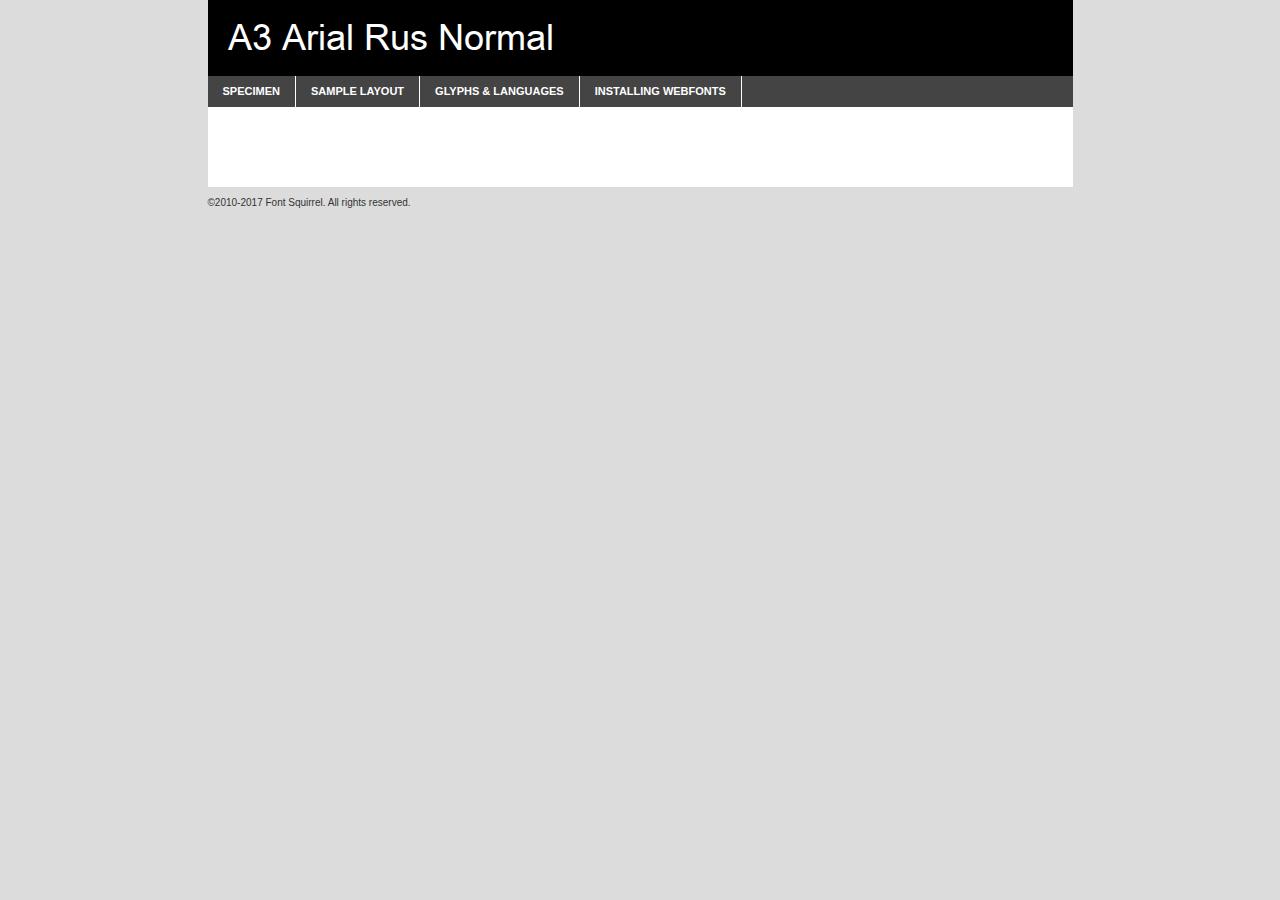
<file: fonts/a3arialrusnormal-demo.html>
<!DOCTYPE html PUBLIC "-//W3C//DTD XHTML 1.0 Transitional//EN"
	"http://www.w3.org/TR/xhtml1/DTD/xhtml1-transitional.dtd">

<html xmlns="http://www.w3.org/1999/xhtml" xml:lang="en" lang="en">
<head>
	<meta http-equiv="Content-Type" content="text/html; charset=utf-8" />
	<script src="http://ajax.googleapis.com/ajax/libs/jquery/1.7.2/jquery.min.js" type="text/javascript" charset="utf-8"></script>
	<script type="text/javascript">
	(function($){$.fn.easyTabs=function(option){var param=jQuery.extend({fadeSpeed:"fast",defaultContent:1,activeClass:'active'},option);$(this).each(function(){var thisId="#"+this.id;if(param.defaultContent==''){param.defaultContent=1;}
	if(typeof param.defaultContent=="number")
	{var defaultTab=$(thisId+" .tabs li:eq("+(param.defaultContent-1)+") a").attr('href').substr(1);}else{var defaultTab=param.defaultContent;}
	$(thisId+" .tabs li a").each(function(){var tabToHide=$(this).attr('href').substr(1);$("#"+tabToHide).addClass('easytabs-tab-content');});hideAll();changeContent(defaultTab);function hideAll(){$(thisId+" .easytabs-tab-content").hide();}
	function changeContent(tabId){hideAll();$(thisId+" .tabs li").removeClass(param.activeClass);$(thisId+" .tabs li a[href=#"+tabId+"]").closest('li').addClass(param.activeClass);if(param.fadeSpeed!="none")
	{$(thisId+" #"+tabId).fadeIn(param.fadeSpeed);}else{$(thisId+" #"+tabId).show();}}
	$(thisId+" .tabs li").click(function(){var tabId=$(this).find('a').attr('href').substr(1);changeContent(tabId);return false;});});}})(jQuery);
	</script>
	<link rel="stylesheet" href="specimen_files/specimen_stylesheet.css" type="text/css" charset="utf-8" />
	<link rel="stylesheet" href="stylesheet.css" type="text/css" charset="utf-8" />

	<style type="text/css">
					body{
				font-family: 'a3_arial_rusnormal';
							}
		</style>

	<title>A3 Arial Rus Normal Specimen</title>
	
	
	<script type="text/javascript" charset="utf-8">
		$(document).ready(function() {
			$('#container').easyTabs({defaultContent:1});
		});
	</script>
</head>

<body>
<div id="container">
	<div id="header">
		A3 Arial Rus Normal	</div>
	<ul class="tabs">
		<li><a href="#specimen">Specimen</a></li>
		<li><a href="#layout">Sample Layout</a></li>
				<li><a href="#glyphs">Glyphs &amp; Languages</a></li>
		<li><a href="#installing">Installing Webfonts</a></li>
		
	</ul>
	
	<div id="main_content">

		
			<div id="specimen">
		
				<div class="section">
					<div class="grid12 firstcol">
						<div class="huge">AaBb</div>
					</div>
				</div>
		
				<div class="section">
					<div class="glyph_range">A&#x200B;B&#x200b;C&#x200b;D&#x200b;E&#x200b;F&#x200b;G&#x200b;H&#x200b;I&#x200b;J&#x200b;K&#x200b;L&#x200b;M&#x200b;N&#x200b;O&#x200b;P&#x200b;Q&#x200b;R&#x200b;S&#x200b;T&#x200b;U&#x200b;V&#x200b;W&#x200b;X&#x200b;Y&#x200b;Z&#x200b;a&#x200b;b&#x200b;c&#x200b;d&#x200b;e&#x200b;f&#x200b;g&#x200b;h&#x200b;i&#x200b;j&#x200b;k&#x200b;l&#x200b;m&#x200b;n&#x200b;o&#x200b;p&#x200b;q&#x200b;r&#x200b;s&#x200b;t&#x200b;u&#x200b;v&#x200b;w&#x200b;x&#x200b;y&#x200b;z&#x200b;1&#x200b;2&#x200b;3&#x200b;4&#x200b;5&#x200b;6&#x200b;7&#x200b;8&#x200b;9&#x200b;0&#x200b;&amp;&#x200b;.&#x200b;,&#x200b;?&#x200b;!&#x200b;&#64;&#x200b;(&#x200b;)&#x200b;#&#x200b;$&#x200b;%&#x200b;*&#x200b;+&#x200b;-&#x200b;=&#x200b;:&#x200b;;</div>
				</div>
				<div class="section">
					<div class="grid12 firstcol">
						<table class="sample_table">
							<tr><td>10</td><td class="size10">abcdefghijklmnopqrstuvwxyzABCDEFGHIJKLMNOPQRSTUVWXYZ0123456789abcdefghijklmnopqrstuvwxyzABCDEFGHIJKLMNOPQRSTUVWXYZ0123456789abcdefghijklmnopqrstuvwxyzABCDEFGHIJKLMNOPQRSTUVWXYZ</td></tr>
							<tr><td>11</td><td class="size11">abcdefghijklmnopqrstuvwxyzABCDEFGHIJKLMNOPQRSTUVWXYZ0123456789abcdefghijklmnopqrstuvwxyzABCDEFGHIJKLMNOPQRSTUVWXYZ0123456789abcdefghijklmnopqrstuvwxyzABCDEFGHIJKLMNOPQRSTUVWXYZ</td></tr>
							<tr><td>12</td><td class="size12">abcdefghijklmnopqrstuvwxyzABCDEFGHIJKLMNOPQRSTUVWXYZ0123456789abcdefghijklmnopqrstuvwxyzABCDEFGHIJKLMNOPQRSTUVWXYZ0123456789abcdefghijklmnopqrstuvwxyzABCDEFGHIJKLMNOPQRSTUVWXYZ</td></tr>
							<tr><td>13</td><td class="size13">abcdefghijklmnopqrstuvwxyzABCDEFGHIJKLMNOPQRSTUVWXYZ0123456789abcdefghijklmnopqrstuvwxyzABCDEFGHIJKLMNOPQRSTUVWXYZ0123456789abcdefghijklmnopqrstuvwxyzABCDEFGHIJKLMNOPQRSTUVWXYZ</td></tr>
							<tr><td>14</td><td class="size14">abcdefghijklmnopqrstuvwxyzABCDEFGHIJKLMNOPQRSTUVWXYZ0123456789abcdefghijklmnopqrstuvwxyzABCDEFGHIJKLMNOPQRSTUVWXYZ0123456789abcdefghijklmnopqrstuvwxyzABCDEFGHIJKLMNOPQRSTUVWXYZ</td></tr>
							<tr><td>16</td><td class="size16">abcdefghijklmnopqrstuvwxyzABCDEFGHIJKLMNOPQRSTUVWXYZ0123456789abcdefghijklmnopqrstuvwxyzABCDEFGHIJKLMNOPQRSTUVWXYZ</td></tr>
							<tr><td>18</td><td class="size18">abcdefghijklmnopqrstuvwxyzABCDEFGHIJKLMNOPQRSTUVWXYZ0123456789abcdefghijklmnopqrstuvwxyzABCDEFGHIJKLMNOPQRSTUVWXYZ</td></tr>
							<tr><td>20</td><td class="size20">abcdefghijklmnopqrstuvwxyzABCDEFGHIJKLMNOPQRSTUVWXYZ0123456789abcdefghijklmnopqrstuvwxyzABCDEFGHIJKLMNOPQRSTUVWXYZ</td></tr>
							<tr><td>24</td><td class="size24">abcdefghijklmnopqrstuvwxyzABCDEFGHIJKLMNOPQRSTUVWXYZ0123456789abcdefghijklmnopqrstuvwxyzABCDEFGHIJKLMNOPQRSTUVWXYZ</td></tr>
							<tr><td>30</td><td class="size30">abcdefghijklmnopqrstuvwxyzABCDEFGHIJKLMNOPQRSTUVWXYZ0123456789abcdefghijklmnopqrstuvwxyzABCDEFGHIJKLMNOPQRSTUVWXYZ</td></tr>
							<tr><td>36</td><td class="size36">abcdefghijklmnopqrstuvwxyzABCDEFGHIJKLMNOPQRSTUVWXYZ0123456789abcdefghijklmnopqrstuvwxyzABCDEFGHIJKLMNOPQRSTUVWXYZ</td></tr>
							<tr><td>48</td><td class="size48">abcdefghijklmnopqrstuvwxyzABCDEFGHIJKLMNOPQRSTUVWXYZ0123456789abcdefghijklmnopqrstuvwxyzABCDEFGHIJKLMNOPQRSTUVWXYZ</td></tr>
							<tr><td>60</td><td class="size60">abcdefghijklmnopqrstuvwxyzABCDEFGHIJKLMNOPQRSTUVWXYZ0123456789abcdefghijklmnopqrstuvwxyzABCDEFGHIJKLMNOPQRSTUVWXYZ</td></tr>
							<tr><td>72</td><td class="size72">abcdefghijklmnopqrstuvwxyzABCDEFGHIJKLMNOPQRSTUVWXYZ0123456789abcdefghijklmnopqrstuvwxyzABCDEFGHIJKLMNOPQRSTUVWXYZ</td></tr>
							<tr><td>90</td><td class="size90">abcdefghijklmnopqrstuvwxyzABCDEFGHIJKLMNOPQRSTUVWXYZ0123456789abcdefghijklmnopqrstuvwxyzABCDEFGHIJKLMNOPQRSTUVWXYZ</td></tr>
						</table>
				
					</div>
			
				</div>
		
		
		
								<div class="section" id="bodycomparison">


										<div id="xheight">
				<div class="fontbody">&#x25FC;&#x25FC;&#x25FC;&#x25FC;&#x25FC;&#x25FC;&#x25FC;&#x25FC;&#x25FC;&#x25FC;&#x25FC;&#x25FC;&#x25FC;&#x25FC;&#x25FC;&#x25FC;&#x25FC;&#x25FC;&#x25FC;&#x25FC;&#x25FC;&#x25FC;&#x25FC;&#x25FC;&#x25FC;&#x25FC;&#x25FC;&#x25FC;&#x25FC;&#x25FC;&#x25FC;&#x25FC;&#x25FC;&#x25FC;&#x25FC;&#x25FC;&#x25FC;&#x25FC;&#x25FC;&#x25FC;&#x25FC;&#x25FC;&#x25FC;&#x25FC;&#x25FC;&#x25FC;&#x25FC;&#x25FC;&#x25FC;&#x25FC;&#x25FC;&#x25FC;&#x25FC;&#x25FC;&#x25FC;&#x25FC;&#x25FC;&#x25FC;&#x25FC;&#x25FC;&#x25FC;&#x25FC;&#x25FC;&#x25FC;&#x25FC;&#x25FC;&#x25FC;&#x25FC;&#x25FC;&#x25FC;&#x25FC;&#x25FC;&#x25FC;&#x25FC;&#x25FC;&#x25FC;&#x25FC;&#x25FC;&#x25FC;&#x25FC;&#x25FC;&#x25FC;&#x25FC;&#x25FC;&#x25FC;&#x25FC;&#x25FC;&#x25FC;&#x25FC;&#x25FC;&#x25FC;&#x25FC;&#x25FC;&#x25FC;&#x25FC;&#x25FC;&#x25FC;&#x25FC;&#x25FC;body</div><div class="arialbody">body</div><div class="verdanabody">body</div><div class="georgiabody">body</div></div>
										<div class="fontbody" style="z-index:1">
											body<span>A3 Arial Rus Normal</span>
										</div>
										<div class="arialbody" style="z-index:1">
											body<span>Arial</span>
										</div>
										<div class="verdanabody" style="z-index:1">
											body<span>Verdana</span>
										</div>
										<div class="georgiabody" style="z-index:1">
											body<span>Georgia</span>
										</div>



								</div>
		
		
				<div class="section psample psample_row1" id="">
					
					<div class="grid2 firstcol">
						<p class="size10"><span>10.</span>Aenean lacinia bibendum nulla sed consectetur. Fusce dapibus, tellus ac cursus commodo, tortor mauris condimentum nibh, ut fermentum massa justo sit amet risus. Nullam id dolor id nibh ultricies vehicula ut id elit. Cum sociis natoque penatibus et magnis dis parturient montes, nascetur ridiculus mus. Nulla vitae elit libero, a pharetra augue.</p>
			
					</div>
					<div class="grid3">
						<p class="size11"><span>11.</span>Aenean lacinia bibendum nulla sed consectetur. Fusce dapibus, tellus ac cursus commodo, tortor mauris condimentum nibh, ut fermentum massa justo sit amet risus. Nullam id dolor id nibh ultricies vehicula ut id elit. Cum sociis natoque penatibus et magnis dis parturient montes, nascetur ridiculus mus. Nulla vitae elit libero, a pharetra augue.</p>
			
					</div>
					<div class="grid3">
						<p class="size12"><span>12.</span>Aenean lacinia bibendum nulla sed consectetur. Fusce dapibus, tellus ac cursus commodo, tortor mauris condimentum nibh, ut fermentum massa justo sit amet risus. Nullam id dolor id nibh ultricies vehicula ut id elit. Cum sociis natoque penatibus et magnis dis parturient montes, nascetur ridiculus mus. Nulla vitae elit libero, a pharetra augue.</p>
			
					</div>
					<div class="grid4">
						<p class="size13"><span>13.</span>Aenean lacinia bibendum nulla sed consectetur. Fusce dapibus, tellus ac cursus commodo, tortor mauris condimentum nibh, ut fermentum massa justo sit amet risus. Nullam id dolor id nibh ultricies vehicula ut id elit. Cum sociis natoque penatibus et magnis dis parturient montes, nascetur ridiculus mus. Nulla vitae elit libero, a pharetra augue.</p>
			
					</div>
					<div class="white_blend"></div>
					
				</div>
				<div class="section psample psample_row2" id="">
					<div class="grid3 firstcol">
						<p class="size14"><span>14.</span>Aenean lacinia bibendum nulla sed consectetur. Fusce dapibus, tellus ac cursus commodo, tortor mauris condimentum nibh, ut fermentum massa justo sit amet risus. Nullam id dolor id nibh ultricies vehicula ut id elit. Cum sociis natoque penatibus et magnis dis parturient montes, nascetur ridiculus mus. Nulla vitae elit libero, a pharetra augue.</p>
			
					</div>
					<div class="grid4">
						<p class="size16"><span>16.</span>Aenean lacinia bibendum nulla sed consectetur. Fusce dapibus, tellus ac cursus commodo, tortor mauris condimentum nibh, ut fermentum massa justo sit amet risus. Nullam id dolor id nibh ultricies vehicula ut id elit. Cum sociis natoque penatibus et magnis dis parturient montes, nascetur ridiculus mus. Nulla vitae elit libero, a pharetra augue.</p>
			
					</div>
					<div class="grid5">
						<p class="size18"><span>18.</span>Aenean lacinia bibendum nulla sed consectetur. Fusce dapibus, tellus ac cursus commodo, tortor mauris condimentum nibh, ut fermentum massa justo sit amet risus. Nullam id dolor id nibh ultricies vehicula ut id elit. Cum sociis natoque penatibus et magnis dis parturient montes, nascetur ridiculus mus. Nulla vitae elit libero, a pharetra augue.</p>
			
					</div>

					<div class="white_blend"></div>

				</div>
				
				<div class="section psample psample_row3" id="">
					<div class="grid5 firstcol">
						<p class="size20"><span>20.</span>Aenean lacinia bibendum nulla sed consectetur. Fusce dapibus, tellus ac cursus commodo, tortor mauris condimentum nibh, ut fermentum massa justo sit amet risus. Nullam id dolor id nibh ultricies vehicula ut id elit. Cum sociis natoque penatibus et magnis dis parturient montes, nascetur ridiculus mus. Nulla vitae elit libero, a pharetra augue.</p>
					</div>
					<div class="grid7">
						<p class="size24"><span>24.</span>Aenean lacinia bibendum nulla sed consectetur. Fusce dapibus, tellus ac cursus commodo, tortor mauris condimentum nibh, ut fermentum massa justo sit amet risus. Nullam id dolor id nibh ultricies vehicula ut id elit. Cum sociis natoque penatibus et magnis dis parturient montes, nascetur ridiculus mus. Nulla vitae elit libero, a pharetra augue.</p>
					</div>
					
					<div class="white_blend"></div>
					
				</div>
				
				<div class="section psample psample_row4" id="">
					<div class="grid12 firstcol">
						<p class="size30"><span>30.</span>Aenean lacinia bibendum nulla sed consectetur. Fusce dapibus, tellus ac cursus commodo, tortor mauris condimentum nibh, ut fermentum massa justo sit amet risus. Nullam id dolor id nibh ultricies vehicula ut id elit. Cum sociis natoque penatibus et magnis dis parturient montes, nascetur ridiculus mus. Nulla vitae elit libero, a pharetra augue.</p>
					</div>
					<div class="white_blend"></div>
					
				</div>
				
				
				
				<div class="section psample psample_row1 fullreverse">
					<div class="grid2 firstcol">
						<p class="size10"><span>10.</span>Aenean lacinia bibendum nulla sed consectetur. Fusce dapibus, tellus ac cursus commodo, tortor mauris condimentum nibh, ut fermentum massa justo sit amet risus. Nullam id dolor id nibh ultricies vehicula ut id elit. Cum sociis natoque penatibus et magnis dis parturient montes, nascetur ridiculus mus. Nulla vitae elit libero, a pharetra augue.</p>
			
					</div>
					<div class="grid3">
						<p class="size11"><span>11.</span>Aenean lacinia bibendum nulla sed consectetur. Fusce dapibus, tellus ac cursus commodo, tortor mauris condimentum nibh, ut fermentum massa justo sit amet risus. Nullam id dolor id nibh ultricies vehicula ut id elit. Cum sociis natoque penatibus et magnis dis parturient montes, nascetur ridiculus mus. Nulla vitae elit libero, a pharetra augue.</p>
			
					</div>
					<div class="grid3">
						<p class="size12"><span>12.</span>Aenean lacinia bibendum nulla sed consectetur. Fusce dapibus, tellus ac cursus commodo, tortor mauris condimentum nibh, ut fermentum massa justo sit amet risus. Nullam id dolor id nibh ultricies vehicula ut id elit. Cum sociis natoque penatibus et magnis dis parturient montes, nascetur ridiculus mus. Nulla vitae elit libero, a pharetra augue.</p>
			
					</div>
					<div class="grid4">
						<p class="size13"><span>13.</span>Aenean lacinia bibendum nulla sed consectetur. Fusce dapibus, tellus ac cursus commodo, tortor mauris condimentum nibh, ut fermentum massa justo sit amet risus. Nullam id dolor id nibh ultricies vehicula ut id elit. Cum sociis natoque penatibus et magnis dis parturient montes, nascetur ridiculus mus. Nulla vitae elit libero, a pharetra augue.</p>
			
					</div>
					<div class="black_blend"></div>
					
				</div>
				
				<div class="section psample psample_row2 fullreverse">
					<div class="grid3 firstcol">
						<p class="size14"><span>14.</span>Aenean lacinia bibendum nulla sed consectetur. Fusce dapibus, tellus ac cursus commodo, tortor mauris condimentum nibh, ut fermentum massa justo sit amet risus. Nullam id dolor id nibh ultricies vehicula ut id elit. Cum sociis natoque penatibus et magnis dis parturient montes, nascetur ridiculus mus. Nulla vitae elit libero, a pharetra augue.</p>
			
					</div>
					<div class="grid4">
						<p class="size16"><span>16.</span>Aenean lacinia bibendum nulla sed consectetur. Fusce dapibus, tellus ac cursus commodo, tortor mauris condimentum nibh, ut fermentum massa justo sit amet risus. Nullam id dolor id nibh ultricies vehicula ut id elit. Cum sociis natoque penatibus et magnis dis parturient montes, nascetur ridiculus mus. Nulla vitae elit libero, a pharetra augue.</p>
			
					</div>
					<div class="grid5">
						<p class="size18"><span>18.</span>Aenean lacinia bibendum nulla sed consectetur. Fusce dapibus, tellus ac cursus commodo, tortor mauris condimentum nibh, ut fermentum massa justo sit amet risus. Nullam id dolor id nibh ultricies vehicula ut id elit. Cum sociis natoque penatibus et magnis dis parturient montes, nascetur ridiculus mus. Nulla vitae elit libero, a pharetra augue.</p>
			
					</div>
					<div class="black_blend"></div>

				</div>
				
				<div class="section psample fullreverse psample_row3" id="">
					<div class="grid5 firstcol">
						<p class="size20"><span>20.</span>Aenean lacinia bibendum nulla sed consectetur. Fusce dapibus, tellus ac cursus commodo, tortor mauris condimentum nibh, ut fermentum massa justo sit amet risus. Nullam id dolor id nibh ultricies vehicula ut id elit. Cum sociis natoque penatibus et magnis dis parturient montes, nascetur ridiculus mus. Nulla vitae elit libero, a pharetra augue.</p>
					</div>
					<div class="grid7">
						<p class="size24"><span>24.</span>Aenean lacinia bibendum nulla sed consectetur. Fusce dapibus, tellus ac cursus commodo, tortor mauris condimentum nibh, ut fermentum massa justo sit amet risus. Nullam id dolor id nibh ultricies vehicula ut id elit. Cum sociis natoque penatibus et magnis dis parturient montes, nascetur ridiculus mus. Nulla vitae elit libero, a pharetra augue.</p>
					</div>
					
					<div class="black_blend"></div>
					
				</div>
				
				<div class="section psample fullreverse psample_row4" id="" style="border-bottom: 20px #000 solid;">
					<div class="grid12 firstcol">
						<p class="size30"><span>30.</span>Aenean lacinia bibendum nulla sed consectetur. Fusce dapibus, tellus ac cursus commodo, tortor mauris condimentum nibh, ut fermentum massa justo sit amet risus. Nullam id dolor id nibh ultricies vehicula ut id elit. Cum sociis natoque penatibus et magnis dis parturient montes, nascetur ridiculus mus. Nulla vitae elit libero, a pharetra augue.</p>
					</div>
					<div class="black_blend"></div>
					
				</div>
				
				
				
				
			</div>
			
			<div id="layout">
				
				<div class="section">
					
					<div class="grid12 firstcol">
						<h1>Lorem Ipsum Dolor</h1>
						<h2>Etiam porta sem malesuada magna mollis euismod</h2>
						
						<p class="byline">By <a href="#link">Aenean Lacinia</a></p>
					</div>
				</div>
				<div class="section">
					<div class="grid8 firstcol">
						<p class="large">Donec sed odio dui. Morbi leo risus, porta ac consectetur ac, vestibulum at eros. Fusce dapibus, tellus ac cursus commodo, tortor mauris condimentum nibh, ut fermentum massa justo sit amet risus. </p>

						
						<h3>Pellentesque ornare sem</h3>

						<p>Maecenas sed diam eget risus varius blandit sit amet non magna. Maecenas faucibus mollis interdum. Donec ullamcorper nulla non metus auctor fringilla. Nullam id dolor id nibh ultricies vehicula ut id elit. Nullam id dolor id nibh ultricies vehicula ut id elit. </p>

						<p>Aenean eu leo quam. Pellentesque ornare sem lacinia quam venenatis vestibulum. Lorem ipsum dolor sit amet, consectetur adipiscing elit. Cum sociis natoque penatibus et magnis dis parturient montes, nascetur ridiculus mus. </p>

						<p>Nulla vitae elit libero, a pharetra augue. Praesent commodo cursus magna, vel scelerisque nisl consectetur et. Aenean lacinia bibendum nulla sed consectetur. </p>

						<p>Nullam quis risus eget urna mollis ornare vel eu leo. Nullam quis risus eget urna mollis ornare vel eu leo. Maecenas sed diam eget risus varius blandit sit amet non magna. Donec ullamcorper nulla non metus auctor fringilla. </p>

						<h3>Cras mattis consectetur</h3>

						<p>Aenean eu leo quam. Pellentesque ornare sem lacinia quam venenatis vestibulum. Aenean lacinia bibendum nulla sed consectetur. Integer posuere erat a ante venenatis dapibus posuere velit aliquet. Cras mattis consectetur purus sit amet fermentum. </p>

						<p>Nullam id dolor id nibh ultricies vehicula ut id elit. Nullam quis risus eget urna mollis ornare vel eu leo. Cras mattis consectetur purus sit amet fermentum.</p>
					</div>
					
					<div class="grid4 sidebar">
						
						<div class="box reverse">
							<p class="last">Nullam quis risus eget urna mollis ornare vel eu leo. Donec ullamcorper nulla non metus auctor fringilla. Cras mattis consectetur purus sit amet fermentum. Sed posuere consectetur est at lobortis. Lorem ipsum dolor sit amet, consectetur adipiscing elit. </p>
						</div>
						
						<p class="caption">Maecenas sed diam eget risus varius.</p>

						<p>Vestibulum id ligula porta felis euismod semper. Integer posuere erat a ante venenatis dapibus posuere velit aliquet. Vestibulum id ligula porta felis euismod semper. Sed posuere consectetur est at lobortis. Maecenas sed diam eget risus varius blandit sit amet non magna. Fusce dapibus, tellus ac cursus commodo, tortor mauris condimentum nibh, ut fermentum massa justo sit amet risus. </p>

					

						<p>Duis mollis, est non commodo luctus, nisi erat porttitor ligula, eget lacinia odio sem nec elit. Aenean lacinia bibendum nulla sed consectetur. Vivamus sagittis lacus vel augue laoreet rutrum faucibus dolor auctor. Aenean lacinia bibendum nulla sed consectetur. Nullam quis risus eget urna mollis ornare vel eu leo. </p>

						<p>Praesent commodo cursus magna, vel scelerisque nisl consectetur et. Donec ullamcorper nulla non metus auctor fringilla. Maecenas faucibus mollis interdum. Fusce dapibus, tellus ac cursus commodo, tortor mauris condimentum nibh, ut fermentum massa justo sit amet risus. </p>

					</div>
				</div>
				
			</div>


			



		<div id="glyphs">
			<div class="section">
				<div class="grid12 firstcol">
			
				<h1>Language Support</h1>
				<p>The subset of A3 Arial Rus Normal in this kit supports the following languages:<br />
			
					English, Arrernte, Bislama, Cebuano, Fijian, Gilbertese, Hmong, Ibanag, Iloko_ilokano, Interglossa_glosa, Interlingua, Lojban, Norfolk_pitcairnese, Oromo, Rotokas, Seychelles_creole, Shona, Somali, Southern_ndebele, Swahili, Swati_swazi, Tok_pisin, Warlpiri, Xhosa, Zulu, Latinbasic, Ubasic, Demo				</p>
				<h1>Glyph Chart</h1>
				<p>The subset of A3 Arial Rus Normal in this kit includes all the glyphs listed below. Unicode entities are included above each glyph to help you insert individual characters into your layout.</p>
				<div id="glyph_chart">
			
																				 <div><p>&amp;#13;</p>&#13;</div>
																				 <div><p>&amp;#32;</p>&#32;</div>
																				 <div><p>&amp;#33;</p>&#33;</div>
																				 <div><p>&amp;#34;</p>&#34;</div>
																				 <div><p>&amp;#35;</p>&#35;</div>
																				 <div><p>&amp;#36;</p>&#36;</div>
																				 <div><p>&amp;#37;</p>&#37;</div>
																				 <div><p>&amp;#38;</p>&#38;</div>
																				 <div><p>&amp;#39;</p>&#39;</div>
																				 <div><p>&amp;#40;</p>&#40;</div>
																				 <div><p>&amp;#41;</p>&#41;</div>
																				 <div><p>&amp;#42;</p>&#42;</div>
																				 <div><p>&amp;#43;</p>&#43;</div>
																				 <div><p>&amp;#44;</p>&#44;</div>
																				 <div><p>&amp;#45;</p>&#45;</div>
																				 <div><p>&amp;#46;</p>&#46;</div>
																				 <div><p>&amp;#47;</p>&#47;</div>
																				 <div><p>&amp;#48;</p>&#48;</div>
																				 <div><p>&amp;#49;</p>&#49;</div>
																				 <div><p>&amp;#50;</p>&#50;</div>
																				 <div><p>&amp;#51;</p>&#51;</div>
																				 <div><p>&amp;#52;</p>&#52;</div>
																				 <div><p>&amp;#53;</p>&#53;</div>
																				 <div><p>&amp;#54;</p>&#54;</div>
																				 <div><p>&amp;#55;</p>&#55;</div>
																				 <div><p>&amp;#56;</p>&#56;</div>
																				 <div><p>&amp;#57;</p>&#57;</div>
																				 <div><p>&amp;#58;</p>&#58;</div>
																				 <div><p>&amp;#59;</p>&#59;</div>
																				 <div><p>&amp;#60;</p>&#60;</div>
																				 <div><p>&amp;#61;</p>&#61;</div>
																				 <div><p>&amp;#62;</p>&#62;</div>
																				 <div><p>&amp;#63;</p>&#63;</div>
																				 <div><p>&amp;#64;</p>&#64;</div>
																				 <div><p>&amp;#65;</p>&#65;</div>
																				 <div><p>&amp;#66;</p>&#66;</div>
																				 <div><p>&amp;#67;</p>&#67;</div>
																				 <div><p>&amp;#68;</p>&#68;</div>
																				 <div><p>&amp;#69;</p>&#69;</div>
																				 <div><p>&amp;#70;</p>&#70;</div>
																				 <div><p>&amp;#71;</p>&#71;</div>
																				 <div><p>&amp;#72;</p>&#72;</div>
																				 <div><p>&amp;#73;</p>&#73;</div>
																				 <div><p>&amp;#74;</p>&#74;</div>
																				 <div><p>&amp;#75;</p>&#75;</div>
																				 <div><p>&amp;#76;</p>&#76;</div>
																				 <div><p>&amp;#77;</p>&#77;</div>
																				 <div><p>&amp;#78;</p>&#78;</div>
																				 <div><p>&amp;#79;</p>&#79;</div>
																				 <div><p>&amp;#80;</p>&#80;</div>
																				 <div><p>&amp;#81;</p>&#81;</div>
																				 <div><p>&amp;#82;</p>&#82;</div>
																				 <div><p>&amp;#83;</p>&#83;</div>
																				 <div><p>&amp;#84;</p>&#84;</div>
																				 <div><p>&amp;#85;</p>&#85;</div>
																				 <div><p>&amp;#86;</p>&#86;</div>
																				 <div><p>&amp;#87;</p>&#87;</div>
																				 <div><p>&amp;#88;</p>&#88;</div>
																				 <div><p>&amp;#89;</p>&#89;</div>
																				 <div><p>&amp;#90;</p>&#90;</div>
																				 <div><p>&amp;#91;</p>&#91;</div>
																				 <div><p>&amp;#92;</p>&#92;</div>
																				 <div><p>&amp;#93;</p>&#93;</div>
																				 <div><p>&amp;#94;</p>&#94;</div>
																				 <div><p>&amp;#95;</p>&#95;</div>
																				 <div><p>&amp;#96;</p>&#96;</div>
																				 <div><p>&amp;#97;</p>&#97;</div>
																				 <div><p>&amp;#98;</p>&#98;</div>
																				 <div><p>&amp;#99;</p>&#99;</div>
																				 <div><p>&amp;#100;</p>&#100;</div>
																				 <div><p>&amp;#101;</p>&#101;</div>
																				 <div><p>&amp;#102;</p>&#102;</div>
																				 <div><p>&amp;#103;</p>&#103;</div>
																				 <div><p>&amp;#104;</p>&#104;</div>
																				 <div><p>&amp;#105;</p>&#105;</div>
																				 <div><p>&amp;#106;</p>&#106;</div>
																				 <div><p>&amp;#107;</p>&#107;</div>
																				 <div><p>&amp;#108;</p>&#108;</div>
																				 <div><p>&amp;#109;</p>&#109;</div>
																				 <div><p>&amp;#110;</p>&#110;</div>
																				 <div><p>&amp;#111;</p>&#111;</div>
																				 <div><p>&amp;#112;</p>&#112;</div>
																				 <div><p>&amp;#113;</p>&#113;</div>
																				 <div><p>&amp;#114;</p>&#114;</div>
																				 <div><p>&amp;#115;</p>&#115;</div>
																				 <div><p>&amp;#116;</p>&#116;</div>
																				 <div><p>&amp;#117;</p>&#117;</div>
																				 <div><p>&amp;#118;</p>&#118;</div>
																				 <div><p>&amp;#119;</p>&#119;</div>
																				 <div><p>&amp;#120;</p>&#120;</div>
																				 <div><p>&amp;#121;</p>&#121;</div>
																				 <div><p>&amp;#122;</p>&#122;</div>
																				 <div><p>&amp;#123;</p>&#123;</div>
																				 <div><p>&amp;#124;</p>&#124;</div>
																				 <div><p>&amp;#125;</p>&#125;</div>
																				 <div><p>&amp;#126;</p>&#126;</div>
																				 <div><p>&amp;#160;</p>&#160;</div>
																				 <div><p>&amp;#164;</p>&#164;</div>
																				 <div><p>&amp;#166;</p>&#166;</div>
																				 <div><p>&amp;#167;</p>&#167;</div>
																				 <div><p>&amp;#169;</p>&#169;</div>
																				 <div><p>&amp;#171;</p>&#171;</div>
																				 <div><p>&amp;#172;</p>&#172;</div>
																				 <div><p>&amp;#173;</p>&#173;</div>
																				 <div><p>&amp;#174;</p>&#174;</div>
																				 <div><p>&amp;#176;</p>&#176;</div>
																				 <div><p>&amp;#177;</p>&#177;</div>
																				 <div><p>&amp;#181;</p>&#181;</div>
																				 <div><p>&amp;#182;</p>&#182;</div>
																				 <div><p>&amp;#183;</p>&#183;</div>
																				 <div><p>&amp;#187;</p>&#187;</div>
																				 <div><p>&amp;#8192;</p>&#8192;</div>
																				 <div><p>&amp;#8193;</p>&#8193;</div>
																				 <div><p>&amp;#8194;</p>&#8194;</div>
																				 <div><p>&amp;#8195;</p>&#8195;</div>
																				 <div><p>&amp;#8196;</p>&#8196;</div>
																				 <div><p>&amp;#8197;</p>&#8197;</div>
																				 <div><p>&amp;#8198;</p>&#8198;</div>
																				 <div><p>&amp;#8199;</p>&#8199;</div>
																				 <div><p>&amp;#8200;</p>&#8200;</div>
																				 <div><p>&amp;#8201;</p>&#8201;</div>
																				 <div><p>&amp;#8202;</p>&#8202;</div>
																				 <div><p>&amp;#8208;</p>&#8208;</div>
																				 <div><p>&amp;#8209;</p>&#8209;</div>
																				 <div><p>&amp;#8210;</p>&#8210;</div>
																				 <div><p>&amp;#8211;</p>&#8211;</div>
																				 <div><p>&amp;#8212;</p>&#8212;</div>
																				 <div><p>&amp;#8216;</p>&#8216;</div>
																				 <div><p>&amp;#8217;</p>&#8217;</div>
																				 <div><p>&amp;#8218;</p>&#8218;</div>
																				 <div><p>&amp;#8220;</p>&#8220;</div>
																				 <div><p>&amp;#8221;</p>&#8221;</div>
																				 <div><p>&amp;#8222;</p>&#8222;</div>
																				 <div><p>&amp;#8226;</p>&#8226;</div>
																				 <div><p>&amp;#8230;</p>&#8230;</div>
																				 <div><p>&amp;#8239;</p>&#8239;</div>
																				 <div><p>&amp;#8249;</p>&#8249;</div>
																				 <div><p>&amp;#8250;</p>&#8250;</div>
																				 <div><p>&amp;#8287;</p>&#8287;</div>
																				 <div><p>&amp;#8482;</p>&#8482;</div>
																				 <div><p>&amp;#9724;</p>&#9724;</div>
																																						</div>	
				</div>
		
		
			</div>
		</div>
		
		
		<div id="specs">
			
		</div>
	
		<div id="installing">
			<div class="section">
				<div class="grid7 firstcol">
					<h1>Installing Webfonts</h1>
					
					<p>Webfonts are supported by all major browser platforms but not all in the same way. There are currently four different font formats that must be included in order to target all browsers. This includes TTF, WOFF, EOT and SVG.</p>
					
					<h2>1. Upload your webfonts</h2>
					<p>You must upload your webfont kit to your website. They should be in or near the same directory as your CSS files.</p>
					
					<h2>2. Include the webfont stylesheet</h2>
					<p>A special CSS @font-face declaration helps the various browsers select the appropriate font it needs without causing you a bunch of headaches. Learn more about this syntax by reading the <a href="https://www.fontspring.com/blog/further-hardening-of-the-bulletproof-syntax">Fontspring blog post</a> about it. The code for it is as follows:</p>


<code>
@font-face{ 
	font-family: 'MyWebFont';
	src: url('WebFont.eot');
	src: url('WebFont.eot?#iefix') format('embedded-opentype'),
	     url('WebFont.woff') format('woff'),
	     url('WebFont.ttf') format('truetype'),
	     url('WebFont.svg#webfont') format('svg');
}
</code>

	<p>We've already gone ahead and generated the code for you. All you have to do is link to the stylesheet in your HTML, like this:</p>
	<code>&lt;link rel=&quot;stylesheet&quot; href=&quot;stylesheet.css&quot; type=&quot;text/css&quot; charset=&quot;utf-8&quot; /&gt;</code>

					<h2>3. Modify your own stylesheet</h2>
					<p>To take advantage of your new fonts, you must tell your stylesheet to use them. Look at the original @font-face declaration above and find the property called "font-family." The name linked there will be what you use to reference the font. Prepend that webfont name to the font stack in the "font-family" property, inside the selector you want to change. For example:</p>
<code>p { font-family: 'WebFont', Arial, sans-serif; }</code>

<h2>4. Test</h2>
<p>Getting webfonts to work cross-browser <em>can</em> be tricky. Use the information in the sidebar to help you if you find that fonts aren't loading in a particular browser.</p>
				</div>
				
				<div class="grid5 sidebar">
					<div class="box">
						<h2>Troubleshooting<br />Font-Face Problems</h2>
						<p>Having trouble getting your webfonts to load in your new website? Here are some tips to sort out what might be the problem.</p>

						<h3>Fonts not showing in any browser</h3>

						<p>This sounds like you need to work on the plumbing. You either did not upload the fonts to the correct directory, or you did not link the fonts properly in the CSS. If you've confirmed that all this is correct and you still have a problem, take a look at your .htaccess file and see if requests are getting intercepted.</p>

						<h3>Fonts not loading in iPhone or iPad</h3>

						<p>The most common problem here is that you are serving the fonts from an IIS server. IIS refuses to serve files that have unknown MIME types. If that is the case, you must set the MIME type for SVG to "image/svg+xml" in the server settings. Follow these instructions from Microsoft if you need help.</p>

						<h3>Fonts not loading in Firefox</h3>

						<p>The primary reason for this failure? You are still using a version Firefox older than 3.5. So upgrade already! If that isn't it, then you are very likely serving fonts from a different domain. Firefox requires that all font assets be served from the same domain. Lastly it is possible that you need to add WOFF to your list of MIME types (if you are serving via IIS.)</p>

						<h3>Fonts not loading in IE</h3>

						<p>Are you looking at Internet Explorer on an actual Windows machine or are you cheating by using a service like Adobe BrowserLab? Many of these screenshot services do not render @font-face for IE. Best to test it on a real machine.</p>

						<h3>Fonts not loading in IE9</h3>

						<p>IE9, like Firefox, requires that fonts be served from the same domain as the website. Make sure that is the case.</p>
					</div>
				</div>
			</div>
			
		</div>
	
	</div>
	<div id="footer">
		<p>&copy;2010-2017 Font Squirrel. All rights reserved.</p>
	</div>
</div>
</body>
</html>
</file>
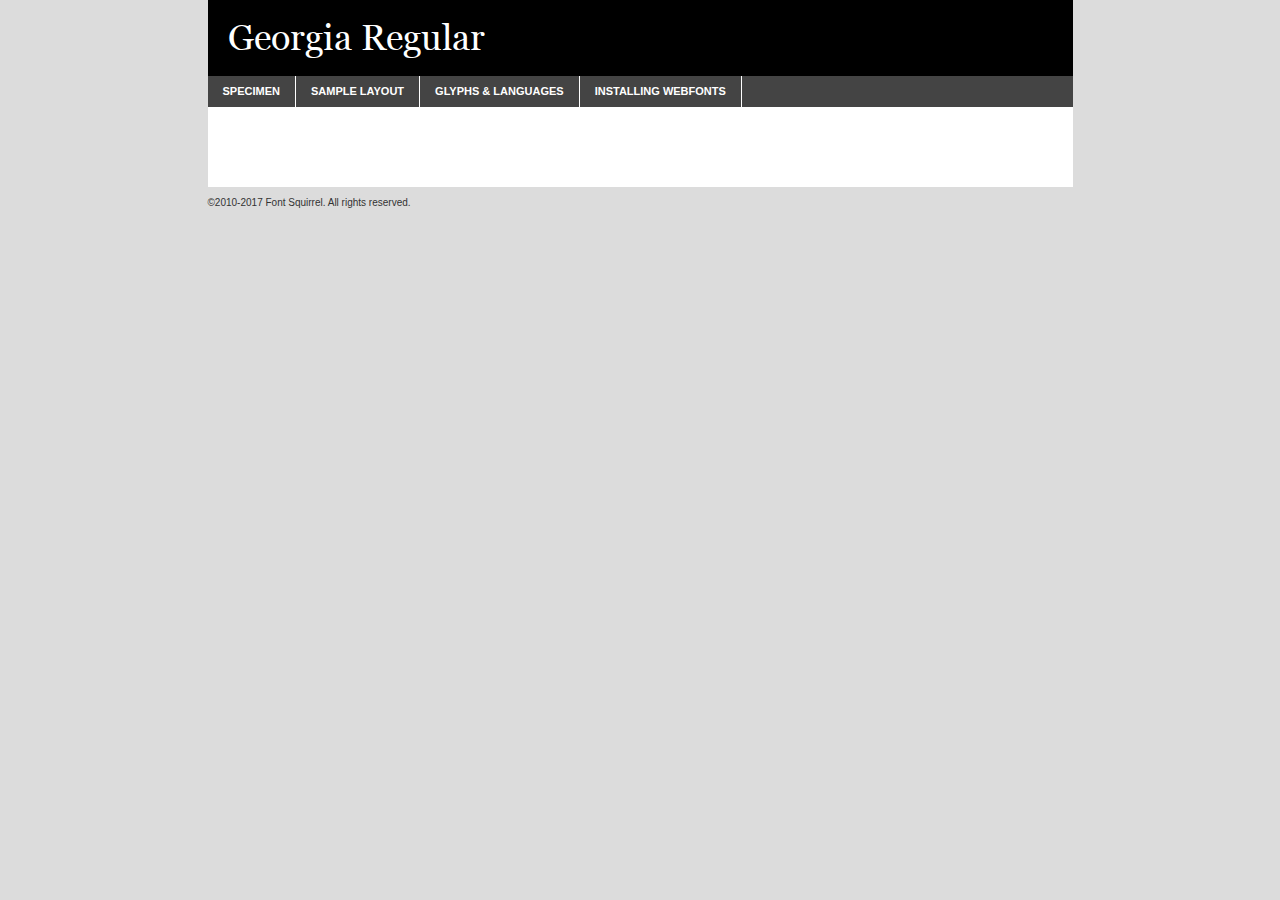
<file: fonts/georgia-demo.html>
<!DOCTYPE html PUBLIC "-//W3C//DTD XHTML 1.0 Transitional//EN"
	"http://www.w3.org/TR/xhtml1/DTD/xhtml1-transitional.dtd">

<html xmlns="http://www.w3.org/1999/xhtml" xml:lang="en" lang="en">
<head>
	<meta http-equiv="Content-Type" content="text/html; charset=utf-8" />
	<script src="http://ajax.googleapis.com/ajax/libs/jquery/1.7.2/jquery.min.js" type="text/javascript" charset="utf-8"></script>
	<script type="text/javascript">
	(function($){$.fn.easyTabs=function(option){var param=jQuery.extend({fadeSpeed:"fast",defaultContent:1,activeClass:'active'},option);$(this).each(function(){var thisId="#"+this.id;if(param.defaultContent==''){param.defaultContent=1;}
	if(typeof param.defaultContent=="number")
	{var defaultTab=$(thisId+" .tabs li:eq("+(param.defaultContent-1)+") a").attr('href').substr(1);}else{var defaultTab=param.defaultContent;}
	$(thisId+" .tabs li a").each(function(){var tabToHide=$(this).attr('href').substr(1);$("#"+tabToHide).addClass('easytabs-tab-content');});hideAll();changeContent(defaultTab);function hideAll(){$(thisId+" .easytabs-tab-content").hide();}
	function changeContent(tabId){hideAll();$(thisId+" .tabs li").removeClass(param.activeClass);$(thisId+" .tabs li a[href=#"+tabId+"]").closest('li').addClass(param.activeClass);if(param.fadeSpeed!="none")
	{$(thisId+" #"+tabId).fadeIn(param.fadeSpeed);}else{$(thisId+" #"+tabId).show();}}
	$(thisId+" .tabs li").click(function(){var tabId=$(this).find('a').attr('href').substr(1);changeContent(tabId);return false;});});}})(jQuery);
	</script>
	<link rel="stylesheet" href="specimen_files/specimen_stylesheet.css" type="text/css" charset="utf-8" />
	<link rel="stylesheet" href="stylesheet.css" type="text/css" charset="utf-8" />

	<style type="text/css">
					body{
				font-family: 'georgiaregular';
							}
		</style>

	<title>Georgia Regular Specimen</title>
	
	
	<script type="text/javascript" charset="utf-8">
		$(document).ready(function() {
			$('#container').easyTabs({defaultContent:1});
		});
	</script>
</head>

<body>
<div id="container">
	<div id="header">
		Georgia Regular	</div>
	<ul class="tabs">
		<li><a href="#specimen">Specimen</a></li>
		<li><a href="#layout">Sample Layout</a></li>
				<li><a href="#glyphs">Glyphs &amp; Languages</a></li>
		<li><a href="#installing">Installing Webfonts</a></li>
		
	</ul>
	
	<div id="main_content">

		
			<div id="specimen">
		
				<div class="section">
					<div class="grid12 firstcol">
						<div class="huge">AaBb</div>
					</div>
				</div>
		
				<div class="section">
					<div class="glyph_range">A&#x200B;B&#x200b;C&#x200b;D&#x200b;E&#x200b;F&#x200b;G&#x200b;H&#x200b;I&#x200b;J&#x200b;K&#x200b;L&#x200b;M&#x200b;N&#x200b;O&#x200b;P&#x200b;Q&#x200b;R&#x200b;S&#x200b;T&#x200b;U&#x200b;V&#x200b;W&#x200b;X&#x200b;Y&#x200b;Z&#x200b;a&#x200b;b&#x200b;c&#x200b;d&#x200b;e&#x200b;f&#x200b;g&#x200b;h&#x200b;i&#x200b;j&#x200b;k&#x200b;l&#x200b;m&#x200b;n&#x200b;o&#x200b;p&#x200b;q&#x200b;r&#x200b;s&#x200b;t&#x200b;u&#x200b;v&#x200b;w&#x200b;x&#x200b;y&#x200b;z&#x200b;1&#x200b;2&#x200b;3&#x200b;4&#x200b;5&#x200b;6&#x200b;7&#x200b;8&#x200b;9&#x200b;0&#x200b;&amp;&#x200b;.&#x200b;,&#x200b;?&#x200b;!&#x200b;&#64;&#x200b;(&#x200b;)&#x200b;#&#x200b;$&#x200b;%&#x200b;*&#x200b;+&#x200b;-&#x200b;=&#x200b;:&#x200b;;</div>
				</div>
				<div class="section">
					<div class="grid12 firstcol">
						<table class="sample_table">
							<tr><td>10</td><td class="size10">abcdefghijklmnopqrstuvwxyzABCDEFGHIJKLMNOPQRSTUVWXYZ0123456789abcdefghijklmnopqrstuvwxyzABCDEFGHIJKLMNOPQRSTUVWXYZ0123456789abcdefghijklmnopqrstuvwxyzABCDEFGHIJKLMNOPQRSTUVWXYZ</td></tr>
							<tr><td>11</td><td class="size11">abcdefghijklmnopqrstuvwxyzABCDEFGHIJKLMNOPQRSTUVWXYZ0123456789abcdefghijklmnopqrstuvwxyzABCDEFGHIJKLMNOPQRSTUVWXYZ0123456789abcdefghijklmnopqrstuvwxyzABCDEFGHIJKLMNOPQRSTUVWXYZ</td></tr>
							<tr><td>12</td><td class="size12">abcdefghijklmnopqrstuvwxyzABCDEFGHIJKLMNOPQRSTUVWXYZ0123456789abcdefghijklmnopqrstuvwxyzABCDEFGHIJKLMNOPQRSTUVWXYZ0123456789abcdefghijklmnopqrstuvwxyzABCDEFGHIJKLMNOPQRSTUVWXYZ</td></tr>
							<tr><td>13</td><td class="size13">abcdefghijklmnopqrstuvwxyzABCDEFGHIJKLMNOPQRSTUVWXYZ0123456789abcdefghijklmnopqrstuvwxyzABCDEFGHIJKLMNOPQRSTUVWXYZ0123456789abcdefghijklmnopqrstuvwxyzABCDEFGHIJKLMNOPQRSTUVWXYZ</td></tr>
							<tr><td>14</td><td class="size14">abcdefghijklmnopqrstuvwxyzABCDEFGHIJKLMNOPQRSTUVWXYZ0123456789abcdefghijklmnopqrstuvwxyzABCDEFGHIJKLMNOPQRSTUVWXYZ0123456789abcdefghijklmnopqrstuvwxyzABCDEFGHIJKLMNOPQRSTUVWXYZ</td></tr>
							<tr><td>16</td><td class="size16">abcdefghijklmnopqrstuvwxyzABCDEFGHIJKLMNOPQRSTUVWXYZ0123456789abcdefghijklmnopqrstuvwxyzABCDEFGHIJKLMNOPQRSTUVWXYZ</td></tr>
							<tr><td>18</td><td class="size18">abcdefghijklmnopqrstuvwxyzABCDEFGHIJKLMNOPQRSTUVWXYZ0123456789abcdefghijklmnopqrstuvwxyzABCDEFGHIJKLMNOPQRSTUVWXYZ</td></tr>
							<tr><td>20</td><td class="size20">abcdefghijklmnopqrstuvwxyzABCDEFGHIJKLMNOPQRSTUVWXYZ0123456789abcdefghijklmnopqrstuvwxyzABCDEFGHIJKLMNOPQRSTUVWXYZ</td></tr>
							<tr><td>24</td><td class="size24">abcdefghijklmnopqrstuvwxyzABCDEFGHIJKLMNOPQRSTUVWXYZ0123456789abcdefghijklmnopqrstuvwxyzABCDEFGHIJKLMNOPQRSTUVWXYZ</td></tr>
							<tr><td>30</td><td class="size30">abcdefghijklmnopqrstuvwxyzABCDEFGHIJKLMNOPQRSTUVWXYZ0123456789abcdefghijklmnopqrstuvwxyzABCDEFGHIJKLMNOPQRSTUVWXYZ</td></tr>
							<tr><td>36</td><td class="size36">abcdefghijklmnopqrstuvwxyzABCDEFGHIJKLMNOPQRSTUVWXYZ0123456789abcdefghijklmnopqrstuvwxyzABCDEFGHIJKLMNOPQRSTUVWXYZ</td></tr>
							<tr><td>48</td><td class="size48">abcdefghijklmnopqrstuvwxyzABCDEFGHIJKLMNOPQRSTUVWXYZ0123456789abcdefghijklmnopqrstuvwxyzABCDEFGHIJKLMNOPQRSTUVWXYZ</td></tr>
							<tr><td>60</td><td class="size60">abcdefghijklmnopqrstuvwxyzABCDEFGHIJKLMNOPQRSTUVWXYZ0123456789abcdefghijklmnopqrstuvwxyzABCDEFGHIJKLMNOPQRSTUVWXYZ</td></tr>
							<tr><td>72</td><td class="size72">abcdefghijklmnopqrstuvwxyzABCDEFGHIJKLMNOPQRSTUVWXYZ0123456789abcdefghijklmnopqrstuvwxyzABCDEFGHIJKLMNOPQRSTUVWXYZ</td></tr>
							<tr><td>90</td><td class="size90">abcdefghijklmnopqrstuvwxyzABCDEFGHIJKLMNOPQRSTUVWXYZ0123456789abcdefghijklmnopqrstuvwxyzABCDEFGHIJKLMNOPQRSTUVWXYZ</td></tr>
						</table>
				
					</div>
			
				</div>
		
		
		
								<div class="section" id="bodycomparison">


										<div id="xheight">
				<div class="fontbody">&#x25FC;&#x25FC;&#x25FC;&#x25FC;&#x25FC;&#x25FC;&#x25FC;&#x25FC;&#x25FC;&#x25FC;&#x25FC;&#x25FC;&#x25FC;&#x25FC;&#x25FC;&#x25FC;&#x25FC;&#x25FC;&#x25FC;&#x25FC;&#x25FC;&#x25FC;&#x25FC;&#x25FC;&#x25FC;&#x25FC;&#x25FC;&#x25FC;&#x25FC;&#x25FC;&#x25FC;&#x25FC;&#x25FC;&#x25FC;&#x25FC;&#x25FC;&#x25FC;&#x25FC;&#x25FC;&#x25FC;&#x25FC;&#x25FC;&#x25FC;&#x25FC;&#x25FC;&#x25FC;&#x25FC;&#x25FC;&#x25FC;&#x25FC;&#x25FC;&#x25FC;&#x25FC;&#x25FC;&#x25FC;&#x25FC;&#x25FC;&#x25FC;&#x25FC;&#x25FC;&#x25FC;&#x25FC;&#x25FC;&#x25FC;&#x25FC;&#x25FC;&#x25FC;&#x25FC;&#x25FC;&#x25FC;&#x25FC;&#x25FC;&#x25FC;&#x25FC;&#x25FC;&#x25FC;&#x25FC;&#x25FC;&#x25FC;&#x25FC;&#x25FC;&#x25FC;&#x25FC;&#x25FC;&#x25FC;&#x25FC;&#x25FC;&#x25FC;&#x25FC;&#x25FC;&#x25FC;&#x25FC;&#x25FC;&#x25FC;&#x25FC;&#x25FC;&#x25FC;&#x25FC;&#x25FC;body</div><div class="arialbody">body</div><div class="verdanabody">body</div><div class="georgiabody">body</div></div>
										<div class="fontbody" style="z-index:1">
											body<span>Georgia Regular</span>
										</div>
										<div class="arialbody" style="z-index:1">
											body<span>Arial</span>
										</div>
										<div class="verdanabody" style="z-index:1">
											body<span>Verdana</span>
										</div>
										<div class="georgiabody" style="z-index:1">
											body<span>Georgia</span>
										</div>



								</div>
		
		
				<div class="section psample psample_row1" id="">
					
					<div class="grid2 firstcol">
						<p class="size10"><span>10.</span>Aenean lacinia bibendum nulla sed consectetur. Fusce dapibus, tellus ac cursus commodo, tortor mauris condimentum nibh, ut fermentum massa justo sit amet risus. Nullam id dolor id nibh ultricies vehicula ut id elit. Cum sociis natoque penatibus et magnis dis parturient montes, nascetur ridiculus mus. Nulla vitae elit libero, a pharetra augue.</p>
			
					</div>
					<div class="grid3">
						<p class="size11"><span>11.</span>Aenean lacinia bibendum nulla sed consectetur. Fusce dapibus, tellus ac cursus commodo, tortor mauris condimentum nibh, ut fermentum massa justo sit amet risus. Nullam id dolor id nibh ultricies vehicula ut id elit. Cum sociis natoque penatibus et magnis dis parturient montes, nascetur ridiculus mus. Nulla vitae elit libero, a pharetra augue.</p>
			
					</div>
					<div class="grid3">
						<p class="size12"><span>12.</span>Aenean lacinia bibendum nulla sed consectetur. Fusce dapibus, tellus ac cursus commodo, tortor mauris condimentum nibh, ut fermentum massa justo sit amet risus. Nullam id dolor id nibh ultricies vehicula ut id elit. Cum sociis natoque penatibus et magnis dis parturient montes, nascetur ridiculus mus. Nulla vitae elit libero, a pharetra augue.</p>
			
					</div>
					<div class="grid4">
						<p class="size13"><span>13.</span>Aenean lacinia bibendum nulla sed consectetur. Fusce dapibus, tellus ac cursus commodo, tortor mauris condimentum nibh, ut fermentum massa justo sit amet risus. Nullam id dolor id nibh ultricies vehicula ut id elit. Cum sociis natoque penatibus et magnis dis parturient montes, nascetur ridiculus mus. Nulla vitae elit libero, a pharetra augue.</p>
			
					</div>
					<div class="white_blend"></div>
					
				</div>
				<div class="section psample psample_row2" id="">
					<div class="grid3 firstcol">
						<p class="size14"><span>14.</span>Aenean lacinia bibendum nulla sed consectetur. Fusce dapibus, tellus ac cursus commodo, tortor mauris condimentum nibh, ut fermentum massa justo sit amet risus. Nullam id dolor id nibh ultricies vehicula ut id elit. Cum sociis natoque penatibus et magnis dis parturient montes, nascetur ridiculus mus. Nulla vitae elit libero, a pharetra augue.</p>
			
					</div>
					<div class="grid4">
						<p class="size16"><span>16.</span>Aenean lacinia bibendum nulla sed consectetur. Fusce dapibus, tellus ac cursus commodo, tortor mauris condimentum nibh, ut fermentum massa justo sit amet risus. Nullam id dolor id nibh ultricies vehicula ut id elit. Cum sociis natoque penatibus et magnis dis parturient montes, nascetur ridiculus mus. Nulla vitae elit libero, a pharetra augue.</p>
			
					</div>
					<div class="grid5">
						<p class="size18"><span>18.</span>Aenean lacinia bibendum nulla sed consectetur. Fusce dapibus, tellus ac cursus commodo, tortor mauris condimentum nibh, ut fermentum massa justo sit amet risus. Nullam id dolor id nibh ultricies vehicula ut id elit. Cum sociis natoque penatibus et magnis dis parturient montes, nascetur ridiculus mus. Nulla vitae elit libero, a pharetra augue.</p>
			
					</div>

					<div class="white_blend"></div>

				</div>
				
				<div class="section psample psample_row3" id="">
					<div class="grid5 firstcol">
						<p class="size20"><span>20.</span>Aenean lacinia bibendum nulla sed consectetur. Fusce dapibus, tellus ac cursus commodo, tortor mauris condimentum nibh, ut fermentum massa justo sit amet risus. Nullam id dolor id nibh ultricies vehicula ut id elit. Cum sociis natoque penatibus et magnis dis parturient montes, nascetur ridiculus mus. Nulla vitae elit libero, a pharetra augue.</p>
					</div>
					<div class="grid7">
						<p class="size24"><span>24.</span>Aenean lacinia bibendum nulla sed consectetur. Fusce dapibus, tellus ac cursus commodo, tortor mauris condimentum nibh, ut fermentum massa justo sit amet risus. Nullam id dolor id nibh ultricies vehicula ut id elit. Cum sociis natoque penatibus et magnis dis parturient montes, nascetur ridiculus mus. Nulla vitae elit libero, a pharetra augue.</p>
					</div>
					
					<div class="white_blend"></div>
					
				</div>
				
				<div class="section psample psample_row4" id="">
					<div class="grid12 firstcol">
						<p class="size30"><span>30.</span>Aenean lacinia bibendum nulla sed consectetur. Fusce dapibus, tellus ac cursus commodo, tortor mauris condimentum nibh, ut fermentum massa justo sit amet risus. Nullam id dolor id nibh ultricies vehicula ut id elit. Cum sociis natoque penatibus et magnis dis parturient montes, nascetur ridiculus mus. Nulla vitae elit libero, a pharetra augue.</p>
					</div>
					<div class="white_blend"></div>
					
				</div>
				
				
				
				<div class="section psample psample_row1 fullreverse">
					<div class="grid2 firstcol">
						<p class="size10"><span>10.</span>Aenean lacinia bibendum nulla sed consectetur. Fusce dapibus, tellus ac cursus commodo, tortor mauris condimentum nibh, ut fermentum massa justo sit amet risus. Nullam id dolor id nibh ultricies vehicula ut id elit. Cum sociis natoque penatibus et magnis dis parturient montes, nascetur ridiculus mus. Nulla vitae elit libero, a pharetra augue.</p>
			
					</div>
					<div class="grid3">
						<p class="size11"><span>11.</span>Aenean lacinia bibendum nulla sed consectetur. Fusce dapibus, tellus ac cursus commodo, tortor mauris condimentum nibh, ut fermentum massa justo sit amet risus. Nullam id dolor id nibh ultricies vehicula ut id elit. Cum sociis natoque penatibus et magnis dis parturient montes, nascetur ridiculus mus. Nulla vitae elit libero, a pharetra augue.</p>
			
					</div>
					<div class="grid3">
						<p class="size12"><span>12.</span>Aenean lacinia bibendum nulla sed consectetur. Fusce dapibus, tellus ac cursus commodo, tortor mauris condimentum nibh, ut fermentum massa justo sit amet risus. Nullam id dolor id nibh ultricies vehicula ut id elit. Cum sociis natoque penatibus et magnis dis parturient montes, nascetur ridiculus mus. Nulla vitae elit libero, a pharetra augue.</p>
			
					</div>
					<div class="grid4">
						<p class="size13"><span>13.</span>Aenean lacinia bibendum nulla sed consectetur. Fusce dapibus, tellus ac cursus commodo, tortor mauris condimentum nibh, ut fermentum massa justo sit amet risus. Nullam id dolor id nibh ultricies vehicula ut id elit. Cum sociis natoque penatibus et magnis dis parturient montes, nascetur ridiculus mus. Nulla vitae elit libero, a pharetra augue.</p>
			
					</div>
					<div class="black_blend"></div>
					
				</div>
				
				<div class="section psample psample_row2 fullreverse">
					<div class="grid3 firstcol">
						<p class="size14"><span>14.</span>Aenean lacinia bibendum nulla sed consectetur. Fusce dapibus, tellus ac cursus commodo, tortor mauris condimentum nibh, ut fermentum massa justo sit amet risus. Nullam id dolor id nibh ultricies vehicula ut id elit. Cum sociis natoque penatibus et magnis dis parturient montes, nascetur ridiculus mus. Nulla vitae elit libero, a pharetra augue.</p>
			
					</div>
					<div class="grid4">
						<p class="size16"><span>16.</span>Aenean lacinia bibendum nulla sed consectetur. Fusce dapibus, tellus ac cursus commodo, tortor mauris condimentum nibh, ut fermentum massa justo sit amet risus. Nullam id dolor id nibh ultricies vehicula ut id elit. Cum sociis natoque penatibus et magnis dis parturient montes, nascetur ridiculus mus. Nulla vitae elit libero, a pharetra augue.</p>
			
					</div>
					<div class="grid5">
						<p class="size18"><span>18.</span>Aenean lacinia bibendum nulla sed consectetur. Fusce dapibus, tellus ac cursus commodo, tortor mauris condimentum nibh, ut fermentum massa justo sit amet risus. Nullam id dolor id nibh ultricies vehicula ut id elit. Cum sociis natoque penatibus et magnis dis parturient montes, nascetur ridiculus mus. Nulla vitae elit libero, a pharetra augue.</p>
			
					</div>
					<div class="black_blend"></div>

				</div>
				
				<div class="section psample fullreverse psample_row3" id="">
					<div class="grid5 firstcol">
						<p class="size20"><span>20.</span>Aenean lacinia bibendum nulla sed consectetur. Fusce dapibus, tellus ac cursus commodo, tortor mauris condimentum nibh, ut fermentum massa justo sit amet risus. Nullam id dolor id nibh ultricies vehicula ut id elit. Cum sociis natoque penatibus et magnis dis parturient montes, nascetur ridiculus mus. Nulla vitae elit libero, a pharetra augue.</p>
					</div>
					<div class="grid7">
						<p class="size24"><span>24.</span>Aenean lacinia bibendum nulla sed consectetur. Fusce dapibus, tellus ac cursus commodo, tortor mauris condimentum nibh, ut fermentum massa justo sit amet risus. Nullam id dolor id nibh ultricies vehicula ut id elit. Cum sociis natoque penatibus et magnis dis parturient montes, nascetur ridiculus mus. Nulla vitae elit libero, a pharetra augue.</p>
					</div>
					
					<div class="black_blend"></div>
					
				</div>
				
				<div class="section psample fullreverse psample_row4" id="" style="border-bottom: 20px #000 solid;">
					<div class="grid12 firstcol">
						<p class="size30"><span>30.</span>Aenean lacinia bibendum nulla sed consectetur. Fusce dapibus, tellus ac cursus commodo, tortor mauris condimentum nibh, ut fermentum massa justo sit amet risus. Nullam id dolor id nibh ultricies vehicula ut id elit. Cum sociis natoque penatibus et magnis dis parturient montes, nascetur ridiculus mus. Nulla vitae elit libero, a pharetra augue.</p>
					</div>
					<div class="black_blend"></div>
					
				</div>
				
				
				
				
			</div>
			
			<div id="layout">
				
				<div class="section">
					
					<div class="grid12 firstcol">
						<h1>Lorem Ipsum Dolor</h1>
						<h2>Etiam porta sem malesuada magna mollis euismod</h2>
						
						<p class="byline">By <a href="#link">Aenean Lacinia</a></p>
					</div>
				</div>
				<div class="section">
					<div class="grid8 firstcol">
						<p class="large">Donec sed odio dui. Morbi leo risus, porta ac consectetur ac, vestibulum at eros. Fusce dapibus, tellus ac cursus commodo, tortor mauris condimentum nibh, ut fermentum massa justo sit amet risus. </p>

						
						<h3>Pellentesque ornare sem</h3>

						<p>Maecenas sed diam eget risus varius blandit sit amet non magna. Maecenas faucibus mollis interdum. Donec ullamcorper nulla non metus auctor fringilla. Nullam id dolor id nibh ultricies vehicula ut id elit. Nullam id dolor id nibh ultricies vehicula ut id elit. </p>

						<p>Aenean eu leo quam. Pellentesque ornare sem lacinia quam venenatis vestibulum. Lorem ipsum dolor sit amet, consectetur adipiscing elit. Cum sociis natoque penatibus et magnis dis parturient montes, nascetur ridiculus mus. </p>

						<p>Nulla vitae elit libero, a pharetra augue. Praesent commodo cursus magna, vel scelerisque nisl consectetur et. Aenean lacinia bibendum nulla sed consectetur. </p>

						<p>Nullam quis risus eget urna mollis ornare vel eu leo. Nullam quis risus eget urna mollis ornare vel eu leo. Maecenas sed diam eget risus varius blandit sit amet non magna. Donec ullamcorper nulla non metus auctor fringilla. </p>

						<h3>Cras mattis consectetur</h3>

						<p>Aenean eu leo quam. Pellentesque ornare sem lacinia quam venenatis vestibulum. Aenean lacinia bibendum nulla sed consectetur. Integer posuere erat a ante venenatis dapibus posuere velit aliquet. Cras mattis consectetur purus sit amet fermentum. </p>

						<p>Nullam id dolor id nibh ultricies vehicula ut id elit. Nullam quis risus eget urna mollis ornare vel eu leo. Cras mattis consectetur purus sit amet fermentum.</p>
					</div>
					
					<div class="grid4 sidebar">
						
						<div class="box reverse">
							<p class="last">Nullam quis risus eget urna mollis ornare vel eu leo. Donec ullamcorper nulla non metus auctor fringilla. Cras mattis consectetur purus sit amet fermentum. Sed posuere consectetur est at lobortis. Lorem ipsum dolor sit amet, consectetur adipiscing elit. </p>
						</div>
						
						<p class="caption">Maecenas sed diam eget risus varius.</p>

						<p>Vestibulum id ligula porta felis euismod semper. Integer posuere erat a ante venenatis dapibus posuere velit aliquet. Vestibulum id ligula porta felis euismod semper. Sed posuere consectetur est at lobortis. Maecenas sed diam eget risus varius blandit sit amet non magna. Fusce dapibus, tellus ac cursus commodo, tortor mauris condimentum nibh, ut fermentum massa justo sit amet risus. </p>

					

						<p>Duis mollis, est non commodo luctus, nisi erat porttitor ligula, eget lacinia odio sem nec elit. Aenean lacinia bibendum nulla sed consectetur. Vivamus sagittis lacus vel augue laoreet rutrum faucibus dolor auctor. Aenean lacinia bibendum nulla sed consectetur. Nullam quis risus eget urna mollis ornare vel eu leo. </p>

						<p>Praesent commodo cursus magna, vel scelerisque nisl consectetur et. Donec ullamcorper nulla non metus auctor fringilla. Maecenas faucibus mollis interdum. Fusce dapibus, tellus ac cursus commodo, tortor mauris condimentum nibh, ut fermentum massa justo sit amet risus. </p>

					</div>
				</div>
				
			</div>


			



		<div id="glyphs">
			<div class="section">
				<div class="grid12 firstcol">
			
				<h1>Language Support</h1>
				<p>The subset of Georgia Regular in this kit supports the following languages:<br />
			
					Albanian, Basque, Breton, Chamorro, Danish, Dutch, English, Faroese, Finnish, French, Frisian, Galician, German, Icelandic, Italian, Malagasy, Norwegian, Portuguese, Spanish, Alsatian, Aragonese, Arapaho, Arrernte, Asturian, Aymara, Bislama, Cebuano, Corsican, Fijian, French_creole, Genoese, Gilbertese, Greenlandic, Haitian_creole, Hiligaynon, Hmong, Hopi, Ibanag, Iloko_ilokano, Indonesian, Interglossa_glosa, Interlingua, Irish_gaelic, Jerriais, Lojban, Lombard, Luxembourgeois, Manx, Mohawk, Norfolk_pitcairnese, Occitan, Oromo, Pangasinan, Papiamento, Piedmontese, Potawatomi, Rhaeto-romance, Romansh, Rotokas, Sami_lule, Samoan, Sardinian, Scots_gaelic, Seychelles_creole, Shona, Sicilian, Somali, Southern_ndebele, Swahili, Swati_swazi, Tagalog_filipino_pilipino, Tetum, Tok_pisin, Uyghur_latinized, Volapuk, Walloon, Warlpiri, Xhosa, Yapese, Zulu, Latinbasic, Ubasic, Demo				</p>
				<h1>Glyph Chart</h1>
				<p>The subset of Georgia Regular in this kit includes all the glyphs listed below. Unicode entities are included above each glyph to help you insert individual characters into your layout.</p>
				<div id="glyph_chart">
			
																				 <div><p>&amp;#13;</p>&#13;</div>
																				 <div><p>&amp;#32;</p>&#32;</div>
																				 <div><p>&amp;#33;</p>&#33;</div>
																				 <div><p>&amp;#34;</p>&#34;</div>
																				 <div><p>&amp;#35;</p>&#35;</div>
																				 <div><p>&amp;#36;</p>&#36;</div>
																				 <div><p>&amp;#37;</p>&#37;</div>
																				 <div><p>&amp;#38;</p>&#38;</div>
																				 <div><p>&amp;#39;</p>&#39;</div>
																				 <div><p>&amp;#40;</p>&#40;</div>
																				 <div><p>&amp;#41;</p>&#41;</div>
																				 <div><p>&amp;#42;</p>&#42;</div>
																				 <div><p>&amp;#43;</p>&#43;</div>
																				 <div><p>&amp;#44;</p>&#44;</div>
																				 <div><p>&amp;#45;</p>&#45;</div>
																				 <div><p>&amp;#46;</p>&#46;</div>
																				 <div><p>&amp;#47;</p>&#47;</div>
																				 <div><p>&amp;#48;</p>&#48;</div>
																				 <div><p>&amp;#49;</p>&#49;</div>
																				 <div><p>&amp;#50;</p>&#50;</div>
																				 <div><p>&amp;#51;</p>&#51;</div>
																				 <div><p>&amp;#52;</p>&#52;</div>
																				 <div><p>&amp;#53;</p>&#53;</div>
																				 <div><p>&amp;#54;</p>&#54;</div>
																				 <div><p>&amp;#55;</p>&#55;</div>
																				 <div><p>&amp;#56;</p>&#56;</div>
																				 <div><p>&amp;#57;</p>&#57;</div>
																				 <div><p>&amp;#58;</p>&#58;</div>
																				 <div><p>&amp;#59;</p>&#59;</div>
																				 <div><p>&amp;#60;</p>&#60;</div>
																				 <div><p>&amp;#61;</p>&#61;</div>
																				 <div><p>&amp;#62;</p>&#62;</div>
																				 <div><p>&amp;#63;</p>&#63;</div>
																				 <div><p>&amp;#64;</p>&#64;</div>
																				 <div><p>&amp;#65;</p>&#65;</div>
																				 <div><p>&amp;#66;</p>&#66;</div>
																				 <div><p>&amp;#67;</p>&#67;</div>
																				 <div><p>&amp;#68;</p>&#68;</div>
																				 <div><p>&amp;#69;</p>&#69;</div>
																				 <div><p>&amp;#70;</p>&#70;</div>
																				 <div><p>&amp;#71;</p>&#71;</div>
																				 <div><p>&amp;#72;</p>&#72;</div>
																				 <div><p>&amp;#73;</p>&#73;</div>
																				 <div><p>&amp;#74;</p>&#74;</div>
																				 <div><p>&amp;#75;</p>&#75;</div>
																				 <div><p>&amp;#76;</p>&#76;</div>
																				 <div><p>&amp;#77;</p>&#77;</div>
																				 <div><p>&amp;#78;</p>&#78;</div>
																				 <div><p>&amp;#79;</p>&#79;</div>
																				 <div><p>&amp;#80;</p>&#80;</div>
																				 <div><p>&amp;#81;</p>&#81;</div>
																				 <div><p>&amp;#82;</p>&#82;</div>
																				 <div><p>&amp;#83;</p>&#83;</div>
																				 <div><p>&amp;#84;</p>&#84;</div>
																				 <div><p>&amp;#85;</p>&#85;</div>
																				 <div><p>&amp;#86;</p>&#86;</div>
																				 <div><p>&amp;#87;</p>&#87;</div>
																				 <div><p>&amp;#88;</p>&#88;</div>
																				 <div><p>&amp;#89;</p>&#89;</div>
																				 <div><p>&amp;#90;</p>&#90;</div>
																				 <div><p>&amp;#91;</p>&#91;</div>
																				 <div><p>&amp;#92;</p>&#92;</div>
																				 <div><p>&amp;#93;</p>&#93;</div>
																				 <div><p>&amp;#94;</p>&#94;</div>
																				 <div><p>&amp;#95;</p>&#95;</div>
																				 <div><p>&amp;#96;</p>&#96;</div>
																				 <div><p>&amp;#97;</p>&#97;</div>
																				 <div><p>&amp;#98;</p>&#98;</div>
																				 <div><p>&amp;#99;</p>&#99;</div>
																				 <div><p>&amp;#100;</p>&#100;</div>
																				 <div><p>&amp;#101;</p>&#101;</div>
																				 <div><p>&amp;#102;</p>&#102;</div>
																				 <div><p>&amp;#103;</p>&#103;</div>
																				 <div><p>&amp;#104;</p>&#104;</div>
																				 <div><p>&amp;#105;</p>&#105;</div>
																				 <div><p>&amp;#106;</p>&#106;</div>
																				 <div><p>&amp;#107;</p>&#107;</div>
																				 <div><p>&amp;#108;</p>&#108;</div>
																				 <div><p>&amp;#109;</p>&#109;</div>
																				 <div><p>&amp;#110;</p>&#110;</div>
																				 <div><p>&amp;#111;</p>&#111;</div>
																				 <div><p>&amp;#112;</p>&#112;</div>
																				 <div><p>&amp;#113;</p>&#113;</div>
																				 <div><p>&amp;#114;</p>&#114;</div>
																				 <div><p>&amp;#115;</p>&#115;</div>
																				 <div><p>&amp;#116;</p>&#116;</div>
																				 <div><p>&amp;#117;</p>&#117;</div>
																				 <div><p>&amp;#118;</p>&#118;</div>
																				 <div><p>&amp;#119;</p>&#119;</div>
																				 <div><p>&amp;#120;</p>&#120;</div>
																				 <div><p>&amp;#121;</p>&#121;</div>
																				 <div><p>&amp;#122;</p>&#122;</div>
																				 <div><p>&amp;#123;</p>&#123;</div>
																				 <div><p>&amp;#124;</p>&#124;</div>
																				 <div><p>&amp;#125;</p>&#125;</div>
																				 <div><p>&amp;#126;</p>&#126;</div>
																				 <div><p>&amp;#160;</p>&#160;</div>
																				 <div><p>&amp;#161;</p>&#161;</div>
																				 <div><p>&amp;#162;</p>&#162;</div>
																				 <div><p>&amp;#163;</p>&#163;</div>
																				 <div><p>&amp;#164;</p>&#164;</div>
																				 <div><p>&amp;#165;</p>&#165;</div>
																				 <div><p>&amp;#166;</p>&#166;</div>
																				 <div><p>&amp;#167;</p>&#167;</div>
																				 <div><p>&amp;#168;</p>&#168;</div>
																				 <div><p>&amp;#169;</p>&#169;</div>
																				 <div><p>&amp;#170;</p>&#170;</div>
																				 <div><p>&amp;#171;</p>&#171;</div>
																				 <div><p>&amp;#172;</p>&#172;</div>
																				 <div><p>&amp;#173;</p>&#173;</div>
																				 <div><p>&amp;#174;</p>&#174;</div>
																				 <div><p>&amp;#175;</p>&#175;</div>
																				 <div><p>&amp;#176;</p>&#176;</div>
																				 <div><p>&amp;#177;</p>&#177;</div>
																				 <div><p>&amp;#178;</p>&#178;</div>
																				 <div><p>&amp;#179;</p>&#179;</div>
																				 <div><p>&amp;#180;</p>&#180;</div>
																				 <div><p>&amp;#181;</p>&#181;</div>
																				 <div><p>&amp;#182;</p>&#182;</div>
																				 <div><p>&amp;#183;</p>&#183;</div>
																				 <div><p>&amp;#184;</p>&#184;</div>
																				 <div><p>&amp;#185;</p>&#185;</div>
																				 <div><p>&amp;#186;</p>&#186;</div>
																				 <div><p>&amp;#187;</p>&#187;</div>
																				 <div><p>&amp;#188;</p>&#188;</div>
																				 <div><p>&amp;#189;</p>&#189;</div>
																				 <div><p>&amp;#190;</p>&#190;</div>
																				 <div><p>&amp;#191;</p>&#191;</div>
																				 <div><p>&amp;#192;</p>&#192;</div>
																				 <div><p>&amp;#193;</p>&#193;</div>
																				 <div><p>&amp;#194;</p>&#194;</div>
																				 <div><p>&amp;#195;</p>&#195;</div>
																				 <div><p>&amp;#196;</p>&#196;</div>
																				 <div><p>&amp;#197;</p>&#197;</div>
																				 <div><p>&amp;#198;</p>&#198;</div>
																				 <div><p>&amp;#199;</p>&#199;</div>
																				 <div><p>&amp;#200;</p>&#200;</div>
																				 <div><p>&amp;#201;</p>&#201;</div>
																				 <div><p>&amp;#202;</p>&#202;</div>
																				 <div><p>&amp;#203;</p>&#203;</div>
																				 <div><p>&amp;#204;</p>&#204;</div>
																				 <div><p>&amp;#205;</p>&#205;</div>
																				 <div><p>&amp;#206;</p>&#206;</div>
																				 <div><p>&amp;#207;</p>&#207;</div>
																				 <div><p>&amp;#208;</p>&#208;</div>
																				 <div><p>&amp;#209;</p>&#209;</div>
																				 <div><p>&amp;#210;</p>&#210;</div>
																				 <div><p>&amp;#211;</p>&#211;</div>
																				 <div><p>&amp;#212;</p>&#212;</div>
																				 <div><p>&amp;#213;</p>&#213;</div>
																				 <div><p>&amp;#214;</p>&#214;</div>
																				 <div><p>&amp;#215;</p>&#215;</div>
																				 <div><p>&amp;#216;</p>&#216;</div>
																				 <div><p>&amp;#217;</p>&#217;</div>
																				 <div><p>&amp;#218;</p>&#218;</div>
																				 <div><p>&amp;#219;</p>&#219;</div>
																				 <div><p>&amp;#220;</p>&#220;</div>
																				 <div><p>&amp;#221;</p>&#221;</div>
																				 <div><p>&amp;#222;</p>&#222;</div>
																				 <div><p>&amp;#223;</p>&#223;</div>
																				 <div><p>&amp;#224;</p>&#224;</div>
																				 <div><p>&amp;#225;</p>&#225;</div>
																				 <div><p>&amp;#226;</p>&#226;</div>
																				 <div><p>&amp;#227;</p>&#227;</div>
																				 <div><p>&amp;#228;</p>&#228;</div>
																				 <div><p>&amp;#229;</p>&#229;</div>
																				 <div><p>&amp;#230;</p>&#230;</div>
																				 <div><p>&amp;#231;</p>&#231;</div>
																				 <div><p>&amp;#232;</p>&#232;</div>
																				 <div><p>&amp;#233;</p>&#233;</div>
																				 <div><p>&amp;#234;</p>&#234;</div>
																				 <div><p>&amp;#235;</p>&#235;</div>
																				 <div><p>&amp;#236;</p>&#236;</div>
																				 <div><p>&amp;#237;</p>&#237;</div>
																				 <div><p>&amp;#238;</p>&#238;</div>
																				 <div><p>&amp;#239;</p>&#239;</div>
																				 <div><p>&amp;#240;</p>&#240;</div>
																				 <div><p>&amp;#241;</p>&#241;</div>
																				 <div><p>&amp;#242;</p>&#242;</div>
																				 <div><p>&amp;#243;</p>&#243;</div>
																				 <div><p>&amp;#244;</p>&#244;</div>
																				 <div><p>&amp;#245;</p>&#245;</div>
																				 <div><p>&amp;#246;</p>&#246;</div>
																				 <div><p>&amp;#247;</p>&#247;</div>
																				 <div><p>&amp;#248;</p>&#248;</div>
																				 <div><p>&amp;#249;</p>&#249;</div>
																				 <div><p>&amp;#250;</p>&#250;</div>
																				 <div><p>&amp;#251;</p>&#251;</div>
																				 <div><p>&amp;#252;</p>&#252;</div>
																				 <div><p>&amp;#253;</p>&#253;</div>
																				 <div><p>&amp;#254;</p>&#254;</div>
																				 <div><p>&amp;#255;</p>&#255;</div>
																				 <div><p>&amp;#338;</p>&#338;</div>
																				 <div><p>&amp;#339;</p>&#339;</div>
																				 <div><p>&amp;#376;</p>&#376;</div>
																				 <div><p>&amp;#710;</p>&#710;</div>
																				 <div><p>&amp;#732;</p>&#732;</div>
																				 <div><p>&amp;#8192;</p>&#8192;</div>
																				 <div><p>&amp;#8193;</p>&#8193;</div>
																				 <div><p>&amp;#8194;</p>&#8194;</div>
																				 <div><p>&amp;#8195;</p>&#8195;</div>
																				 <div><p>&amp;#8196;</p>&#8196;</div>
																				 <div><p>&amp;#8197;</p>&#8197;</div>
																				 <div><p>&amp;#8198;</p>&#8198;</div>
																				 <div><p>&amp;#8199;</p>&#8199;</div>
																				 <div><p>&amp;#8200;</p>&#8200;</div>
																				 <div><p>&amp;#8201;</p>&#8201;</div>
																				 <div><p>&amp;#8202;</p>&#8202;</div>
																				 <div><p>&amp;#8208;</p>&#8208;</div>
																				 <div><p>&amp;#8209;</p>&#8209;</div>
																				 <div><p>&amp;#8210;</p>&#8210;</div>
																				 <div><p>&amp;#8211;</p>&#8211;</div>
																				 <div><p>&amp;#8212;</p>&#8212;</div>
																				 <div><p>&amp;#8216;</p>&#8216;</div>
																				 <div><p>&amp;#8217;</p>&#8217;</div>
																				 <div><p>&amp;#8218;</p>&#8218;</div>
																				 <div><p>&amp;#8220;</p>&#8220;</div>
																				 <div><p>&amp;#8221;</p>&#8221;</div>
																				 <div><p>&amp;#8222;</p>&#8222;</div>
																				 <div><p>&amp;#8226;</p>&#8226;</div>
																				 <div><p>&amp;#8230;</p>&#8230;</div>
																				 <div><p>&amp;#8239;</p>&#8239;</div>
																				 <div><p>&amp;#8249;</p>&#8249;</div>
																				 <div><p>&amp;#8250;</p>&#8250;</div>
																				 <div><p>&amp;#8287;</p>&#8287;</div>
																				 <div><p>&amp;#8364;</p>&#8364;</div>
																				 <div><p>&amp;#8482;</p>&#8482;</div>
																				 <div><p>&amp;#9724;</p>&#9724;</div>
																				 <div><p>&amp;#64257;</p>&#64257;</div>
																				 <div><p>&amp;#64258;</p>&#64258;</div>
																																						</div>	
				</div>
		
		
			</div>
		</div>
		
		
		<div id="specs">
			
		</div>
	
		<div id="installing">
			<div class="section">
				<div class="grid7 firstcol">
					<h1>Installing Webfonts</h1>
					
					<p>Webfonts are supported by all major browser platforms but not all in the same way. There are currently four different font formats that must be included in order to target all browsers. This includes TTF, WOFF, EOT and SVG.</p>
					
					<h2>1. Upload your webfonts</h2>
					<p>You must upload your webfont kit to your website. They should be in or near the same directory as your CSS files.</p>
					
					<h2>2. Include the webfont stylesheet</h2>
					<p>A special CSS @font-face declaration helps the various browsers select the appropriate font it needs without causing you a bunch of headaches. Learn more about this syntax by reading the <a href="https://www.fontspring.com/blog/further-hardening-of-the-bulletproof-syntax">Fontspring blog post</a> about it. The code for it is as follows:</p>


<code>
@font-face{ 
	font-family: 'MyWebFont';
	src: url('WebFont.eot');
	src: url('WebFont.eot?#iefix') format('embedded-opentype'),
	     url('WebFont.woff') format('woff'),
	     url('WebFont.ttf') format('truetype'),
	     url('WebFont.svg#webfont') format('svg');
}
</code>

	<p>We've already gone ahead and generated the code for you. All you have to do is link to the stylesheet in your HTML, like this:</p>
	<code>&lt;link rel=&quot;stylesheet&quot; href=&quot;stylesheet.css&quot; type=&quot;text/css&quot; charset=&quot;utf-8&quot; /&gt;</code>

					<h2>3. Modify your own stylesheet</h2>
					<p>To take advantage of your new fonts, you must tell your stylesheet to use them. Look at the original @font-face declaration above and find the property called "font-family." The name linked there will be what you use to reference the font. Prepend that webfont name to the font stack in the "font-family" property, inside the selector you want to change. For example:</p>
<code>p { font-family: 'WebFont', Arial, sans-serif; }</code>

<h2>4. Test</h2>
<p>Getting webfonts to work cross-browser <em>can</em> be tricky. Use the information in the sidebar to help you if you find that fonts aren't loading in a particular browser.</p>
				</div>
				
				<div class="grid5 sidebar">
					<div class="box">
						<h2>Troubleshooting<br />Font-Face Problems</h2>
						<p>Having trouble getting your webfonts to load in your new website? Here are some tips to sort out what might be the problem.</p>

						<h3>Fonts not showing in any browser</h3>

						<p>This sounds like you need to work on the plumbing. You either did not upload the fonts to the correct directory, or you did not link the fonts properly in the CSS. If you've confirmed that all this is correct and you still have a problem, take a look at your .htaccess file and see if requests are getting intercepted.</p>

						<h3>Fonts not loading in iPhone or iPad</h3>

						<p>The most common problem here is that you are serving the fonts from an IIS server. IIS refuses to serve files that have unknown MIME types. If that is the case, you must set the MIME type for SVG to "image/svg+xml" in the server settings. Follow these instructions from Microsoft if you need help.</p>

						<h3>Fonts not loading in Firefox</h3>

						<p>The primary reason for this failure? You are still using a version Firefox older than 3.5. So upgrade already! If that isn't it, then you are very likely serving fonts from a different domain. Firefox requires that all font assets be served from the same domain. Lastly it is possible that you need to add WOFF to your list of MIME types (if you are serving via IIS.)</p>

						<h3>Fonts not loading in IE</h3>

						<p>Are you looking at Internet Explorer on an actual Windows machine or are you cheating by using a service like Adobe BrowserLab? Many of these screenshot services do not render @font-face for IE. Best to test it on a real machine.</p>

						<h3>Fonts not loading in IE9</h3>

						<p>IE9, like Firefox, requires that fonts be served from the same domain as the website. Make sure that is the case.</p>
					</div>
				</div>
			</div>
			
		</div>
	
	</div>
	<div id="footer">
		<p>&copy;2010-2017 Font Squirrel. All rights reserved.</p>
	</div>
</div>
</body>
</html>
</file>
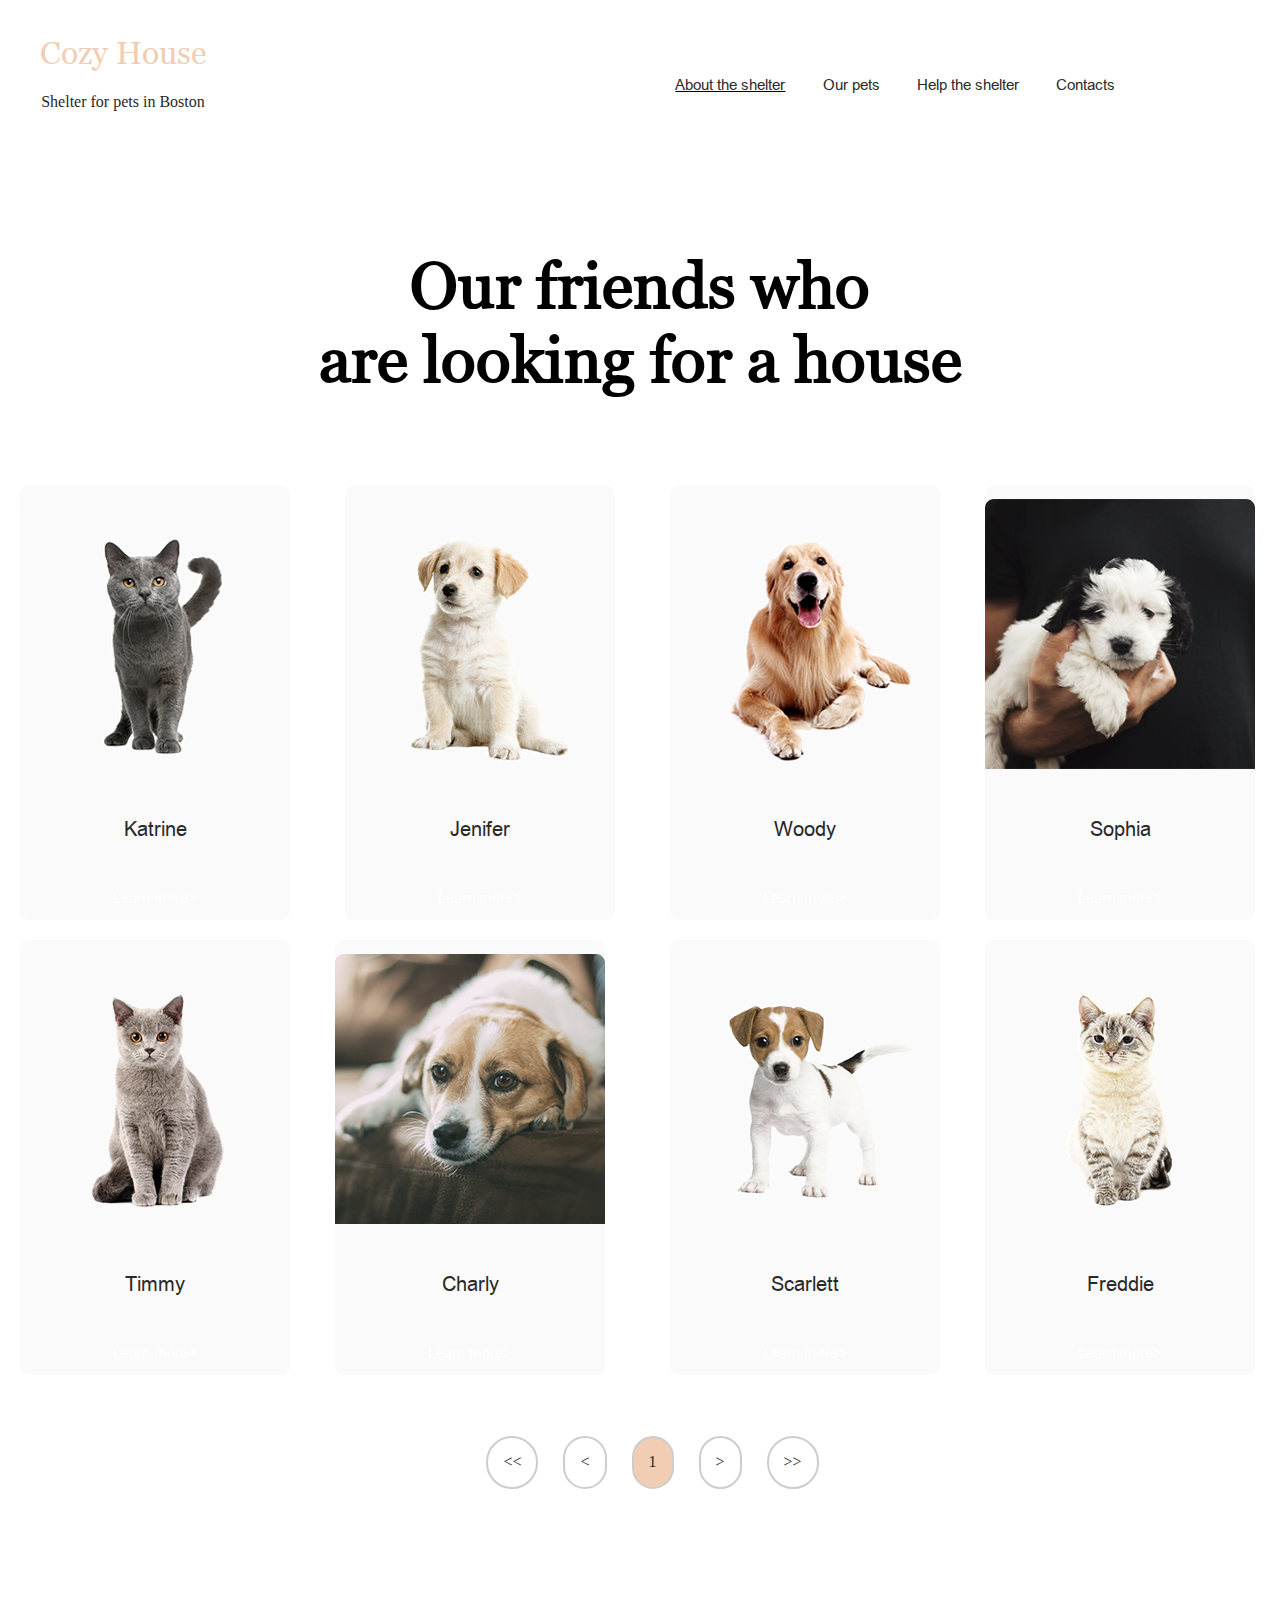
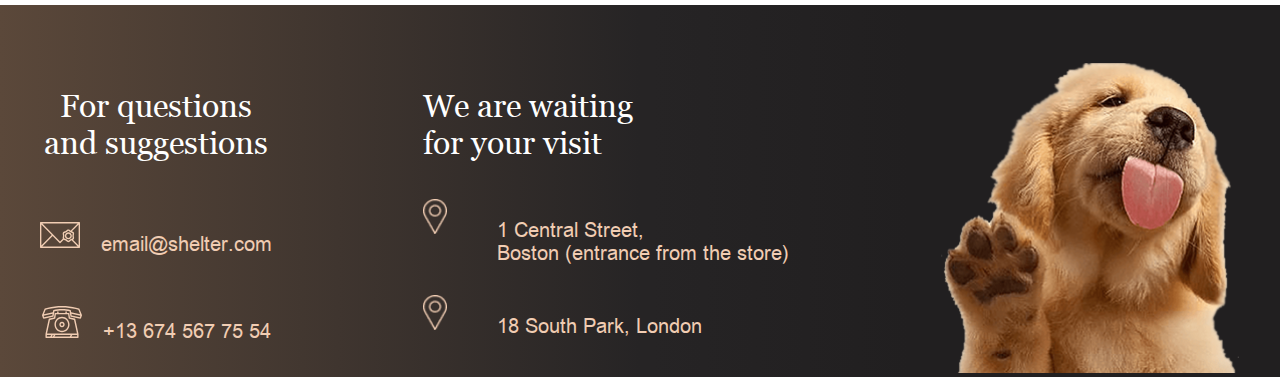
<file: pages/pets/pets.html>
<!DOCTYPE html>
<html lang="en">
<head>
    <meta charset="UTF-8">
    <meta http-equiv="X-UA-Compatible" content="IE=edge">
    <meta name="viewport" content="width=device-width">
    <title>Pets</title>
</head>
<link rel="stylesheet" href="../../components/style.css">
<link rel="stylesheet" href="../../components/_normalize.scss">


<body class="body_pet">
    <header>
        <div class="hederPet">
        <div class="container">
            <nav class="navigate">
                <div class="logo">
                <li class="cozy"><a href="#">Cozy House</a></li>
                <p class="plogo">Shelter for pets in Boston</p>
            </div>
            
            <ul class="menu">
                <li class="AboutShel"><a href="#">About the shelter</a></li>
                <li><a href="#pets.html">Our pets</a></li>
                <li><a href="#help">Help the shelter</a></li>
                <li><a href="#contactu">Contacts</a></li>
            </ul>
            <div class="burger_menu" id="burger_menu">
                <span></span>
                <span></span>
                <span></span>
            </div>
            </nav>
        </div>
</header> 

<div class="pet" id="pet">
    
        <div class="h1Pets">
            <h1>Our friends who <br>
                are looking for a house</h1>
        </div>
        <div class="petsDog">
             
            <div class="frendsCardpets">
                <div class="Katrine">      
            <img src="../../img/pets-katrine.png" class="Katrineimg" alt="Katrine">
            <p class="pet-name">Katrine</p>
            <a href="#"class="btncard">Learn more></a>
                </div>
                <div class="Jenifer">
                    <img src="../../img/pets-jennifer.png" class="Jeniferimg" alt="Jenifer">
            <p class="pet-name">Jenifer</p>
            <a href="#"class="btncard">Learn more></a>
                </div>
    
                <div class="Woody">
                    <img src="../../img/pets-woody.png" class="Woodyimg" alt="Jenifer">
            <p class="pet-name">Woody</p>
            <a href="#"class="btncard">Learn more></a>
                </div>
                <div class="Sophia">
                    <img src="../../img/pets-sofia.png" class="Sophiayimg" alt="Sophia">
            <p class="pet-name">Sophia</p>
            <a href="#"class="btncard">Learn more></a>
                </div>
                <div class="Timmy">
                    <img src="../../img/pets-timmy.png" class="Timmyyimg" alt="Timmy">
            <p class="pet-name">Timmy</p>
            <a href="#"class="btncard">Learn more></a>
                </div>
                <div class="Charly">
                    <img src="../../img/pets-charly.png" class="Charlyimg" alt="Jenifer">
            <p class="pet-name">Charly</p>
            <a href="#"class="btncard">Learn more></a>
                </div>
                <div class="Scarlett">
                    <img src="../../img/pets-scarlet.png" class="Scarlettimg" alt="Jenifer">
            <p class="pet-name">Scarlett</p>
            <a href="#"class="btncard">Learn more></a>
                </div>
                <div class="Freddie">
                    <img src="../../img/pets-freddie.png" class="Freddieimg" alt="Jenifer">
            <p class="pet-name">Freddie</p>
            <a href="#"class="btncard">Learn more></a>
                </div>
            
        </div>
    </div>
    <div class="btnPets">
        <div class="left2">
        <p><<</p>
    </div>
        <div class="left">
        <p><</p>
    </div>
        <div class="num">
        <p>1</p>
    </div>
        <div class="right">
            <p>></p>
        </div>
        <div class="right2">
            <p>>></p>
        </div>
    </div>
   
    
    <footer>
        <div class="container">
            <div class="contactu">
                <div class="contact">
                <div class="h2footer">
                <h2>For questions <br> and suggestions</h2>
            </div>
            <div class="mail">
                <img src="../../icons/icon-email.svg" alt="mail">
                <a href="email@shelter.com">email@shelter.com</a>
            </div>
            <div class="tel">
                <img src="../../icons/icon-phone.svg" alt="phone">
                <a href="+13 674 567 75 54">+13 674 567 75 54</a>
            </div>
            </div>
            <div class="adress">
                <div class="h2Adress">
                    <h2>We are waiting <br> for your visit</h2>
                </div>
                <div class="street">
                    <img src="../../icons/pin.png" alt="marker">
                    <p>1 Central Street, <br> Boston (entrance from the store)</p>
                </div>
                <div class="city">
                    <img src="../../icons/pin.png" alt="marker">
                    <p>18 South Park, London </p>
                </div>
            </div>
            <div class="puppy">
                <img src="../../img/footer-puppy.png" alt="puppy">
            </div>
        </div>
        </div>
    </footer>
    <!--POPUP-->

    <div class="container_popap_pets">
        <div class="wrap_btn_popar_pets">
        <div class="btn_popap_pets">
            <div class="x_popap_pets">
            <img src="../../img/Vector.png" alt="Vector">
        </div>
        </div>
    </div>
    <div class="popap_pets">
        <div class="img_block">
         <img src="../../img/pets-charly.png" class="img_popap_pets"  alt="Jenifer">
         </div>
         <div class="text_popap_pets">
         <h3 class="name_pet" id="name_pet">Jennifer</h3>
         <h4 class="type">Dog </h4>
         <h4 class="breed">Labrador</h4>
         <p class="description"> Jennifer is a sweet 2 months old Labrador that is patiently waiting to find a new forever home. This girl really enjoys being able to go outside to run and play, but won't hesitate to play up a storm in the house if she has all of her favorite toys.</p>
         <ul class="ul_popar_pets">
             <li class="age">Age: 2 months</li>
             <li class="inoculations">Inoculations: none</li>
             <li class="diseases">Diseases: none</li>
             <li class="parasites">Parasites: none</li>
         </ul>
     </div>
    </div>
    <!--POPUPend-->
    
    <script src="../../scripts/pets.js"></script>
</body>
</html>
</file>
<file: fonts/stylesheet.css>
/*! Generated by Font Squirrel (https://www.fontsquirrel.com) on April 10, 2022 */



@font-face {
    font-family: 'georgiaregular';
    src: url('georgia-webfont.woff2') format('woff2'),
         url('georgia-webfont.woff') format('woff'),
         url('georgia-webfont.svg#georgiaregular') format('svg');
    font-weight: normal;
    font-style: normal;

}




@font-face {
    font-family: 'a3_arial_rusnormal';
    src: url('a3arialrusnormal-webfont.woff2') format('woff2'),
         url('a3arialrusnormal-webfont.woff') format('woff'),
         url('a3arialrusnormal-webfont.svg#a3_arial_rusnormal') format('svg');
    font-weight: normal;
    font-style: normal;

}
</file>
<file: components/style.css>
body {
  max-width: 1280px;
}

header, footer {
  background: rgb(91, 72, 58);
  background: -webkit-gradient(left top, right top, color-stop(0%, rgb(91, 72, 58)), color-stop(50%, rgb(38, 36, 37)), color-stop(51%, rgb(38, 36, 37)), color-stop(71%, rgb(33, 31, 32)), color-stop(100%, rgb(33, 31, 32)));
  background: linear-gradient(to right, rgb(91, 72, 58) 0%, rgb(38, 36, 37) 50%, rgb(38, 36, 37) 51%, rgb(33, 31, 32) 71%, rgb(33, 31, 32) 100%);
  filter: progid:DXImageTransform.Microsoft.gradient( startColorstr="#5b483a", endColorstr="#211f20", GradientType=1 );
}

.ourFrends, .addition {
  background-color: #f6f6f6;
}

.container {
  margin-left: 40px;
  margin-right: 40px;
  max-width: 1200px;
  text-align: center;
}

.addition {
  background-color: #F6F6F6;
}

body {
  margin: 0;
  padding: 0;
}

/*! normalize.css v8.0.1 | MIT License | github.com/necolas/normalize.css */
html {
  line-height: 1.15;
  /* 1 */
  -webkit-text-size-adjust: 100%;
  /* 2 */
}

/* Sections
   ========================================================================== */
/**
 * Remove the margin in all browsers.
 */
body {
  margin: 0;
}

/**
 * Render the `main` element consistently in IE.
 */
main {
  display: block;
}

/**
 * Correct the font size and margin on `h1` elements within `section` and
 * `article` contexts in Chrome, Firefox, and Safari.
 */
h1 {
  font-size: 2em;
  margin: 0.67em 0;
}

/* Grouping content
   ========================================================================== */
/**
 * 1. Add the correct box sizing in Firefox.
 * 2. Show the overflow in Edge and IE.
 */
hr {
  box-sizing: content-box;
  /* 1 */
  height: 0;
  /* 1 */
  overflow: visible;
  /* 2 */
}

/**
 * 1. Correct the inheritance and scaling of font size in all browsers.
 * 2. Correct the odd `em` font sizing in all browsers.
 */
pre {
  font-family: monospace, monospace;
  /* 1 */
  font-size: 1em;
  /* 2 */
}

/* Text-level semantics
   ========================================================================== */
/**
 * Remove the gray background on active links in IE 10.
 */
a {
  background-color: transparent;
}

/**
 * 1. Remove the bottom border in Chrome 57-
 * 2. Add the correct text decoration in Chrome, Edge, IE, Opera, and Safari.
 */
abbr[title] {
  border-bottom: none;
  /* 1 */
  text-decoration: underline;
  /* 2 */
  -webkit-text-decoration: underline dotted;
          text-decoration: underline dotted;
  /* 2 */
}

/**
 * Add the correct font weight in Chrome, Edge, and Safari.
 */
b,
strong {
  font-weight: bolder;
}

/**
 * 1. Correct the inheritance and scaling of font size in all browsers.
 * 2. Correct the odd `em` font sizing in all browsers.
 */
code,
kbd,
samp {
  font-family: monospace, monospace;
  /* 1 */
  font-size: 1em;
  /* 2 */
}

/**
 * Add the correct font size in all browsers.
 */
small {
  font-size: 80%;
}

/**
 * Prevent `sub` and `sup` elements from affecting the line height in
 * all browsers.
 */
sub,
sup {
  font-size: 75%;
  line-height: 0;
  position: relative;
  vertical-align: baseline;
}

sub {
  bottom: -0.25em;
}

sup {
  top: -0.5em;
}

/* Embedded content
   ========================================================================== */
/**
 * Remove the border on images inside links in IE 10.
 */
img {
  border-style: none;
}

/* Forms
   ========================================================================== */
/**
 * 1. Change the font styles in all browsers.
 * 2. Remove the margin in Firefox and Safari.
 */
button,
input,
optgroup,
select,
textarea {
  font-family: inherit;
  /* 1 */
  font-size: 100%;
  /* 1 */
  line-height: 1.15;
  /* 1 */
  margin: 0;
  /* 2 */
}

/**
 * Show the overflow in IE.
 * 1. Show the overflow in Edge.
 */
button,
input {
  /* 1 */
  overflow: visible;
}

/**
 * Remove the inheritance of text transform in Edge, Firefox, and IE.
 * 1. Remove the inheritance of text transform in Firefox.
 */
button,
select {
  /* 1 */
  text-transform: none;
}

/**
 * Correct the inability to style clickable types in iOS and Safari.
 */
button,
[type=button],
[type=reset],
[type=submit] {
  -webkit-appearance: button;
}

/**
 * Remove the inner border and padding in Firefox.
 */
button::-moz-focus-inner,
[type=button]::-moz-focus-inner,
[type=reset]::-moz-focus-inner,
[type=submit]::-moz-focus-inner {
  border-style: none;
  padding: 0;
}

/**
 * Restore the focus styles unset by the previous rule.
 */
button:-moz-focusring,
[type=button]:-moz-focusring,
[type=reset]:-moz-focusring,
[type=submit]:-moz-focusring {
  outline: 1px dotted ButtonText;
}

/**
 * Correct the padding in Firefox.
 */
fieldset {
  padding: 0.35em 0.75em 0.625em;
}

/**
 * 1. Correct the text wrapping in Edge and IE.
 * 2. Correct the color inheritance from `fieldset` elements in IE.
 * 3. Remove the padding so developers are not caught out when they zero out
 *    `fieldset` elements in all browsers.
 */
legend {
  box-sizing: border-box;
  /* 1 */
  color: inherit;
  /* 2 */
  display: table;
  /* 1 */
  max-width: 100%;
  /* 1 */
  padding: 0;
  /* 3 */
  white-space: normal;
  /* 1 */
}

/**
 * Add the correct vertical alignment in Chrome, Firefox, and Opera.
 */
progress {
  vertical-align: baseline;
}

/**
 * Remove the default vertical scrollbar in IE 10+.
 */
textarea {
  overflow: auto;
}

/**
 * 1. Add the correct box sizing in IE 10.
 * 2. Remove the padding in IE 10.
 */
[type=checkbox],
[type=radio] {
  box-sizing: border-box;
  /* 1 */
  padding: 0;
  /* 2 */
}

/**
 * Correct the cursor style of increment and decrement buttons in Chrome.
 */
[type=number]::-webkit-inner-spin-button,
[type=number]::-webkit-outer-spin-button {
  height: auto;
}

/**
 * 1. Correct the odd appearance in Chrome and Safari.
 * 2. Correct the outline style in Safari.
 */
[type=search] {
  -webkit-appearance: textfield;
  /* 1 */
  outline-offset: -2px;
  /* 2 */
}

/**
 * Remove the inner padding in Chrome and Safari on macOS.
 */
[type=search]::-webkit-search-decoration {
  -webkit-appearance: none;
}

/**
 * 1. Correct the inability to style clickable types in iOS and Safari.
 * 2. Change font properties to `inherit` in Safari.
 */
::-webkit-file-upload-button {
  -webkit-appearance: button;
  /* 1 */
  font: inherit;
  /* 2 */
}

/* Interactive
   ========================================================================== */
/*
 * Add the correct display in Edge, IE 10+, and Firefox.
 */
details {
  display: block;
}

/*
 * Add the correct display in all browsers.
 */
summary {
  display: list-item;
}

/* Misc
   ========================================================================== */
/**
 * Add the correct display in IE 10+.
 */
template {
  display: none;
}

/**
 * Add the correct display in IE 10.
 */
[hidden] {
  display: none;
}

@font-face {
  font-family: "georgiaregular";
  src: url("/fonts/georgia-webfont.woff2") format("woff2"), url("/fonts/georgia-webfont.woff") format("woff"), url("/fonts/georgia-webfont.svg") format("svg");
  font-weight: 400;
  font-style: normal;
}
@font-face {
  font-family: "a3_arial_rusnormal";
  src: url("/fonts/a3arialrusnormal-webfont.woff2") format("woff2"), url("/fonts/a3arialrusnormal-webfont.woff") format("woff"), url("/fonts/a3arialrusnormal-webfont.svg") format("svg");
  font-weight: 400;
  font-style: normal;
}
@media screen and (max-width: 768px) {
  footer, header {
    max-width: 100%;
  }

  .container {
    max-width: 100%;
  }

  .wrapper {
    margin: 0;
    padding: 0;
    display: flex;
    flex-direction: column;
    width: 569px;
    margin-left: 67px;
    margin-right: 67px;
  }

  .wrapper {
    margin-top: -10%;
  }

  .conthead {
    margin-left: 5%;
    margin-bottom: 9%;
    width: 88%;
  }
  .conthead a {
    margin-left: 20%;
  }

  .conthead p {
    padding: auto;
    margin-bottom: 1%;
    margin-top: 1%;
  }

  .dogimg img {
    width: 92%;
    height: 92%;
    left: calc(50% - 284.5px + 70px);
    bottom: 0px;
  }

  .dog_header {
    width: 100%;
    height: 100%;
  }

  .About {
    display: flex;
    flex-direction: column-reverse;
    justify-items: center;
  }
  .About .dog_about {
    max-width: 100%;
    max-height: 100%;
  }
  .About .textAbout {
    text-align: left;
    margin: auto;
    padding: 0;
    margin-bottom: 13%;
  }
  .About .hAbout, .About .paragrafAbout {
    margin: auto;
    padding: 0;
    text-align: left;
  }

  .frendsCard {
    display: flex;
    margin-left: 55%;
  }
  .frendsCard .Woody {
    opacity: 0;
    display: none;
    visibility: hidden;
  }

  .arrowRight {
    padding: 0%;
  }

  .hOutFrends h2 {
    padding-top: 10%;
  }

  .additionCont {
    display: flex;
    flex-direction: column-reverse;
  }
  .additionCont .dog_addition {
    width: 100%;
    height: 100%;
  }

  .contactu {
    display: flex;
    flex-direction: column;
    margin: 0%;
  }

  .puppy {
    width: 100%;
    margin-top: 5%;
  }
}
@media screen and (max-width: 575px) {
  footer, header {
    max-width: 100%;
  }

  .container {
    max-width: 320px;
  }

  .navigate {
    padding-top: 8%;
  }

  .navigate .menu {
    display: none;
  }

  .logo p {
    margin: 0;
  }

  .burger_menu {
    width: 30px;
    height: 30px;
    position: relative;
  }

  .burger_menu span {
    position: absolute;
    top: 0;
    left: 0;
    display: block;
    width: 30px;
    height: 2.2px;
    background-color: #f1cdb3;
    margin-bottom: 10px;
  }

  .burger_menu :nth-child(2) {
    top: 10px;
  }

  .burger_menu :nth-child(3) {
    top: 20px;
  }

  .burger_menu_active {
    transform: rotate(90deg);
    transition: 1;
  }

  .navigate .menu_active {
    text-align: center;
    display: inline-block;
    z-index: 2;
    padding-top: 40%;
    position: absolute;
    line-height: 60px;
  }
  .navigate .menu_active a {
    font-size: 1.5em;
  }
  .navigate .menu_active li {
    margin-left: 0;
  }

  .container .wrapper_active {
    opacity: 0;
  }

  .wrapper {
    margin: 0;
    padding: 0;
    display: flex;
    flex-direction: column;
    margin-left: 40px;
    margin-right: 40px;
  }

  .wrapper {
    margin-top: -10%;
    margin: 0;
    max-width: 100%;
  }

  .wrapper .conthead h1 {
    text-align: center;
    font-size: 28px;
  }

  .wrapper .conthead p {
    text-align: center;
  }

  .logo p {
    margin: 0;
    margin-top: -10px;
  }

  .conthead {
    margin-left: 0%;
    margin-bottom: 9%;
    width: 100%;
  }
  .conthead a {
    margin-left: 0%;
    text-align: center;
  }
  .conthead p {
    padding: auto;
    margin-bottom: 1%;
    margin-top: 1%;
    text-align: center;
  }
  .conthead .dogimg img {
    width: 92%;
    height: 92%;
    left: calc(50% - 284.5px + 70px);
    bottom: 0px;
  }
  .conthead .dog_header {
    width: 100%;
    height: 100%;
  }

  .About {
    display: flex;
    flex-direction: column-reverse;
    justify-items: center;
  }
  .About .dog_about {
    width: 100%;
    height: 100%;
  }
  .About .textAbout {
    text-align: left;
    margin: auto;
    padding: 0;
    margin-bottom: 13%;
  }
  .About .hAbout, .About .paragrafAbout {
    margin: auto;
    padding: 0;
    text-align: left;
  }

  .pets .frendsCard {
    display: grid;
    margin-left: 0%;
    grid-template-rows: 1fr, 3fr, 1fr;
    justify-items: center;
  }

  .Woody, .Jenifer {
    opacity: 0;
    display: none;
    width: 0%;
    margin-right: 1%;
    margin-left: 1%;
  }

  .frendsCard .Jenifer {
    display: none;
  }

  .arrowRight {
    padding: 0;
  }

  .hOutFrends h2 {
    padding-top: 10%;
  }

  .additionCont {
    display: flex;
    flex-direction: column-reverse;
  }
  .additionCont .dog_addition {
    width: 20%;
    height: 20%;
  }

  .contactu {
    display: flex;
    flex-direction: column;
  }

  .iconsAll {
    display: flex;
    justify-content: space-between;
  }

  .help .icons {
    display: grid;
    grid-template-columns: 0;
    margin-left: 60px;
  }

  .help .icons2 {
    display: grid;
    grid-template-columns: 0;
    margin-right: 60px;
  }

  .additionCont .donanationDog img {
    width: 100%;
    height: 100%;
  }

  .adress .h2Adress h2 {
    text-align: center;
  }

  .contactu .contact {
    width: 100%;
  }

  .street p {
    margin-left: 0px;
  }
}
.petsSliderBody {
  width: 87%;
}

@media screen and (max-width: 768px) {
  .petsDog {
    width: 100%;
  }

  .petsDog .frendsCardpets {
    display: grid;
    grid-template-columns: repeat(2, auto);
  }

  .frendsCardpets .Scarlett, .Freddie {
    display: none;
  }

  .frendsCardpets .Freddie {
    display: none;
  }
}
@media screen and (max-width: 575px) {
  .petsDog .frendsCardpets {
    display: grid;
    grid-template-columns: 0;
  }

  .h1Pets h1 {
    font-size: 20px;
    color: #CDCDCD;
  }

  .Jenifer, .Woody {
    display: flex;
    opacity: 100;
  }

  .frendsCardpets .Sophia {
    display: none;
  }

  .frendsCardpets .Timmy {
    display: none;
  }

  .frendsCardpets .Charly {
    display: none;
  }

  .btnPets {
    align-items: center;
  }

  .btnPets .left2 p {
    padding: 5px;
  }

  .btnPets .left p {
    padding: 5px;
  }

  .btnPets .num p {
    padding: 5px;
  }

  .btnPets .right p {
    padding: 5px;
  }

  .btnPets .right2 p {
    padding: 5px;
  }

  .puppy img {
    width: 100%;
    height: 100%;
  }

  .contactu .street p, .contactu .city p {
    font-size: 10px;
  }

  .navigate .menu {
    display: none;
  }

  .logo p {
    margin: 0;
  }

  .burger_menu {
    width: 30px;
    height: 30px;
    position: relative;
  }

  .burger_menu span {
    position: absolute;
    top: 0;
    left: 0;
    display: block;
    width: 30px;
    height: 2.2px;
    background-color: #f1cdb3;
    margin-bottom: 10px;
  }

  .burger_menu :nth-child(2) {
    top: 10px;
  }

  .burger_menu :nth-child(3) {
    top: 20px;
  }

  .burger_menu_active {
    transform: rotate(90deg);
    transition: 0.5;
  }

  .navigate .menu_active {
    text-align: center;
    display: inline-block;
    z-index: 2;
    padding-top: 20%;
    position: absolute;
    line-height: 45px;
    width: -webkit-max-content;
    width: -moz-max-content;
    width: max-content;
  }
  .navigate .menu_active a {
    font-size: 1.5em;
  }
  .navigate .menu_active li {
    margin-left: 0;
  }

  .h1Pets_active {
    opacity: 0;
  }

  .container .wrapper_active {
    opacity: 0;
  }
}
.navigate, .navigatePets {
  padding-top: 5%;
  display: flex;
  justify-content: space-between;
  list-style-type: none;
}
.navigate .AboutShel, .navigatePets .AboutShel {
  text-decoration: underline;
}
.navigate .cozy a, .navigatePets .cozy a {
  color: #F1CDB3;
  font-family: "georgiaregular", sans-serif;
  font-size: 32px;
  font-weight: 400;
  text-decoration: none;
}
.navigate .logo p, .navigatePets .logo p {
  color: #ffffff;
  margin-top: 20px;
}
.navigate .lipets, .navigate .lipets2, .navigate .lipets3, .navigate .lipets4, .navigatePets .lipets, .navigatePets .lipets2, .navigatePets .lipets3, .navigatePets .lipets4 {
  color: #292929;
}
.navigate ul, .navigatePets ul {
  display: flex;
  justify-content: end;
  width: 62%;
}
.navigate ul li, .navigatePets ul li {
  margin-left: 5%;
  text-decoration: none;
}

.logo {
  margin-top: -2%;
}

ul {
  text-decoration: none;
  list-style-type: none;
}

a {
  text-decoration: none;
  color: #ffffff;
  font-family: "a3_arial_rusnormal";
  font-size: 15px;
}

.conthead h1 {
  font-family: "georgiaregular", sans-serif;
  font-size: 32px;
  font-weight: 400;
  font-size: 44px;
  color: #ffffff;
  text-align: left;
}
.conthead p {
  font-family: "a3_arial_rusnormal", serif;
  font-size: 15px;
  color: #CDCDCD;
  max-width: 97%;
  margin-bottom: 8%;
  margin-top: 7%;
  text-align: left;
}
.conthead a {
  color: #292929;
  display: flex;
  flex-direction: column;
  align-items: center;
  padding: 10px 40px;
  position: static;
  width: 207px;
  height: 52px;
  left: calc(50% - 103.5px - 126.5px);
  bottom: 0px;
  font-family: "georgiaregular", sans-serif;
  font-size: 32px;
  font-weight: 400;
  font-size: 17px;
  background: #F1CDB3;
  border-radius: 100px;
  justify-content: center;
}

.wrapper {
  display: flex;
  justify-content: space-between;
}

.conthead {
  margin-top: 13%;
}

.About {
  display: flex;
  padding-top: 80px;
  padding-bottom: 100px;
}
.About h2 {
  font-family: "georgiaregular", sans-serif;
  font-size: 32px;
  font-weight: 400;
  font-size: 35px;
}

.textAbout {
  margin-left: 222px;
}

.hAbout {
  max-width: 370px;
}

.paragrafAbout {
  max-width: 430px;
  padding-top: 5%;
}

.paragrafAbout2 {
  max-width: 430px;
  padding-top: 2%;
}

.hOutFrends h2 {
  font-family: "georgiaregular", sans-serif;
  font-size: 32px;
  font-weight: 400;
  text-align: center;
}

.arrowLeft, .arrowRight {
  display: flex;
  flex-direction: column;
  align-items: center;
  padding: 23px 23px;
  flex-shrink: 0;
  position: static;
  width: 52px;
  height: 52px;
  justify-content: center;
  background: #FFFFFF;
  /* color-primary */
  border: 2px solid #F1CDB3;
  box-sizing: border-box;
  border-radius: 100px;
}

.arrowRight {
  margin-left: 3%;
}

.arrowRight:hover {
  background: #F1CDB3;
}

.arrowLeft:hover {
  background: #F1CDB3;
}

.Woody, .Katrine, .Sophia, .Timmy, .Charly, .Scarlett, .Freddie {
  display: flex;
  flex-direction: column;
  align-items: center;
  justify-content: space-around;
  height: 435px;
  width: 270px;
  left: 0px;
  top: 587px;
  border-radius: 9px;
  background-color: #FAFAFA;
  font-family: "a3_arial_rusnormal", sans-serif;
  font-size: 20px;
  color: #292929;
  margin-right: 15px;
  margin-left: 20px;
}
.Woody:hover, .Katrine:hover, .Sophia:hover, .Timmy:hover, .Charly:hover, .Scarlett:hover, .Freddie:hover {
  cursor: pointer;
}

.Jenifer {
  display: flex;
  flex-direction: column;
  align-items: center;
  justify-content: space-around;
  height: 435px;
  width: 270px;
  left: 0px;
  top: 587px;
  border-radius: 9px;
  background-color: #FAFAFA;
  font-family: "a3_arial_rusnormal", sans-serif;
  font-size: 20px;
  color: #292929;
  margin-right: 25px;
  margin-left: 30px;
}
.Jenifer:hover {
  cursor: pointer;
}

.frendsCard {
  display: flex;
  justify-content: center;
  align-items: center;
  padding-top: 50px;
  padding-bottom: 50px;
  margin-left: 0;
}

.btnOur {
  display: flex;
  flex-direction: column;
  align-items: center;
  padding: 15px 45px;
  width: 261px;
  height: 52px;
  left: 470px;
  top: 645px;
  /* color-primary */
  background: #F1CDB3;
  border-radius: 100px;
  justify-content: center;
}
.btnOur a {
  font-family: "georgiaregular", sans-serif;
  font-size: 32px;
  font-weight: 400;
  font-size: 17px;
  color: #292929;
}

.fr {
  display: flex;
  justify-content: center;
  padding-bottom: 60px;
}

.hhelp {
  font-family: "georgiaregular", sans-serif;
  font-size: 32px;
  font-weight: 400;
  font-size: 35px;
  text-align: center;
  padding-top: 80px;
  padding-bottom: 60px;
}

.icons {
  display: grid;
  grid-template-columns: repeat(5, 1fr);
  justify-items: center;
  padding-bottom: 50px;
}

.icons2 {
  display: grid;
  grid-template-columns: repeat(4, 1fr);
  justify-items: center;
  margin-bottom: 100px;
}

.additionCont {
  display: flex;
}
.additionCont h2 {
  font-family: "georgiaregular", sans-serif;
  font-size: 32px;
  font-weight: 400;
}
.additionCont p {
  font-family: "a3_arial_rusnormal", serif;
  font-size: 15px;
}
.additionCont .credCard {
  display: flex;
  align-items: center;
  justify-content: center;
  padding: 10px 15px;
  position: static;
  max-width: 94%;
  max-height: 94%;
  background: #F1CDB3;
  border-radius: 9px;
}
.additionCont .credCard a {
  margin-left: 9px;
  color: #292929;
  font-size: 15px;
}

.textDon {
  padding-left: 40px;
}

.additionCont {
  display: flex;
  padding-top: 100px;
  padding-bottom: 100px;
  justify-content: center;
}
.additionCont .cred {
  max-width: 380px;
}

.contactu {
  display: flex;
  justify-content: space-between;
  padding-top: 58px;
  padding-bottom: 0px;
  flex-flow: wrap;
}
.contactu h2 {
  font-family: "georgiaregular", sans-serif;
  font-size: 32px;
  font-weight: 400;
  color: white;
}
.contactu .contact {
  max-width: 1200px;
}
.contactu .tel a, .contactu .mail a {
  color: #F1CDB3;
  margin-left: 15px;
  font-size: 20px;
}
.contactu .adress {
  max-width: 520px;
  display: table-row;
  text-align: left;
}
.contactu .street, .contactu .city {
  display: flex;
  text-align: left;
  max-width: 400px;
  padding-top: 10px;
}
.contactu .street img, .contactu .city img {
  height: 35px;
}
.contactu .street p, .contactu .city p {
  font-size: 20px;
  font-family: "a3_arial_rusnormal", serif;
  margin-left: 50px;
  color: #F1CDB3;
}

.mail {
  padding-bottom: 40px;
  padding-top: 30px;
  font-size: 20px;
  font-family: "a3_arial_rusnormal", serif;
}

.tel {
  font-size: 20px;
  font-family: "a3_arial_rusnormal", serif;
  padding-top: 10px;
}

img {
  position: static;
}

.frendsCardpets {
  display: grid;
  grid-template-columns: repeat(4, 1fr);
  -moz-column-gap: 10px;
       column-gap: 10px;
  row-gap: 20px;
  margin: 0;
  padding: 0;
}

.Katrine, .Woody, .Jenifer, .Sophia, .Timmy, .Charly, .Scarlett, .Freddie {
  display: flex;
  flex-direction: column;
  align-items: center;
  justify-content: space-around;
  height: 435px;
  width: 270px;
  left: 0px;
  top: 587px;
  border-radius: 9px;
  background-color: #FAFAFA;
  font-family: "a3_arial_rusnormal", sans-serif;
  font-size: 20px;
  color: #292929;
}
.Katrine:hover, .Woody:hover, .Jenifer:hover, .Sophia:hover, .Timmy:hover, .Charly:hover, .Scarlett:hover, .Freddie:hover {
  cursor: pointer;
}

.petsSliderBody {
  max-width: 920px;
  overflow: hidden;
}

.petsSlider {
  display: flex;
  position: relative;
  left: 0;
  transition: all ease 1s;
}

.h1Pets {
  font-family: "georgiaregular", sans-serif;
  font-size: 32px;
  font-weight: 400;
  text-align: center;
  padding-top: 80px;
  padding-bottom: 45px;
}

.petsDog {
  max-width: 1200px;
}

.btnPets {
  display: flex;
  justify-content: center;
  padding-top: 45px;
  padding-bottom: 100px;
  flex-shrink: 0;
}

.left2 p, .left p, .num p, .right p, .right2 p {
  border: 2px solid #CDCDCD;
  box-sizing: border-box;
  border-radius: 100px;
  color: #292929;
  padding: 15px;
  margin-left: 25px;
}

.num p {
  background-color: #F1CDB3;
}

.hederPet {
  background: white;
}
.hederPet h1, .hederPet a, .hederPet p {
  color: #292929;
}
.hederPet .logo .plogo {
  color: #292929;
}

.container_popap {
  display: none;
  opacity: 0;
  z-index: -1;
  position: fixed;
  overflow: hidden;
}

.container_popap_active {
  display: block;
  opacity: 100;
  position: relative;
  z-index: 1;
  left: 350px;
  bottom: 1870px;
}

.popap {
  max-width: 700px;
  max-height: 450px;
  border-radius: 30%;
  padding-bottom: 20px;
  padding-top: 20px;
}

.popap {
  display: flex;
}

.text_popap {
  padding-right: 5%;
  padding-left: 7%;
  max-width: 260px;
  max-height: 603px;
  background: white;
  display: inline-block;
  text-align: left;
}

.text_popap h3 {
  font-family: "georgiaregular", sans-serif;
  font-size: 32px;
  font-weight: 400;
  font-size: 35px;
}
.text_popap h3 h4 {
  font-family: "georgiaregular", sans-serif;
  font-size: 32px;
  font-weight: 400;
  font-size: 20px;
}
.text_popap h3 p {
  font-family: "georgiaregular", sans-serif;
  font-size: 32px;
  font-weight: 400;
  font-size: 13px;
}
.text_popap h3 li {
  font-family: "georgiaregular", sans-serif;
  font-size: 32px;
  font-weight: 400;
  font-size: 15px;
  text-align: left;
}

.popap .img_popap img {
  margin-left: 20px;
  width: 100%;
  height: 100%;
}

.text_popap .ul_popar li::before {
  content: "";
  display: inline-block;
  width: 5px;
  height: 5px;
  background: #F1CDB3;
  border-radius: 100px;
  margin-right: 2%;
}

.wrap_btn_popar {
  width: 680px;
  display: flex;
  justify-content: end;
}

.btn_popap {
  display: inline-block;
  width: 50px;
  height: 50px;
  border: 2px solid #F1CDB3;
  border-radius: 100px;
  text-align: center;
}

.x_popap {
  display: inline-block;
  padding-top: 32%;
  text-align: center;
}

.body_active {
  overflow: hidden;
  overflow: none;
}

.pets_active {
  background: #000;
  opacity: 60%;
}

.frendsCard_active {
  background: #000;
  opacity: 60%;
}

.container_popap_pets {
  display: none;
  opacity: 0;
  z-index: -1;
  position: fixed;
  overflow: hidden;
  left: 300px;
  bottom: 1370px;
}

.container_popap_pets_active {
  display: block;
  opacity: 100;
  position: relative;
  z-index: 2;
}

.popap_pets {
  display: flex;
  width: 740px;
  height: 430px;
  border-radius: 30%;
  padding-bottom: 20px;
  padding-top: 20px;
}

.text_popap_pets {
  padding-right: 5%;
  padding-left: 7%;
  max-width: 260px;
  max-height: 503px;
  background: white;
  display: inline-block;
  text-align: left;
}

.text_popap_pets h3 {
  font-family: "georgiaregular", sans-serif;
  font-size: 32px;
  font-weight: 400;
  font-size: 35px;
}
.text_popap_pets h3 h4 {
  font-family: "georgiaregular", sans-serif;
  font-size: 32px;
  font-weight: 400;
  font-size: 20px;
}
.text_popap_pets h3 p {
  font-family: "georgiaregular", sans-serif;
  font-size: 32px;
  font-weight: 400;
  font-size: 13px;
}
.text_popap_pets h3 li {
  font-family: "georgiaregular", sans-serif;
  font-size: 32px;
  font-weight: 400;
  font-size: 15px;
  text-align: left;
}

.popap_pets .img_block img {
  margin-left: 20px;
  width: 100%;
  height: 100%;
}

.text_popap_pets .ul_popar_pets li::before {
  content: "";
  display: inline-block;
  width: 5px;
  height: 5px;
  background: #F1CDB3;
  border-radius: 100px;
  margin-right: 2%;
}

.wrap_btn_popar_pets {
  width: 760px;
  display: flex;
  justify-content: end;
}

.btn_popap_pets {
  display: inline-block;
  width: 50px;
  height: 50px;
  border: 2px solid #F1CDB3;
  border-radius: 100px;
  text-align: center;
}

.x_popap_pets {
  display: inline-block;
  padding-top: 32%;
  text-align: center;
}

.body_pet_active {
  overflow: hidden;
  overflow: none;
}

.pet_active {
  background: #000;
  opacity: 60%;
}

.frendsCardpets_active {
  background: #000;
  opacity: 60%;
}/*# sourceMappingURL=style.css.map */
</file>
<file: fonts/specimen_files/specimen_stylesheet.css>
@import url('grid_12-825-55-15.css');

/*  
	CSS Reset by Eric Meyer - Released under Public Domain
    http://meyerweb.com/eric/tools/css/reset/
*/
html, body, div, span, applet, object, iframe,
h1, h2, h3, h4, h5, h6, p, blockquote, pre,
a, abbr, acronym, address, big, cite, code,
del, dfn, em, font, img, ins, kbd, q, s, samp,
small, strike, strong, sub, sup, tt, var,
b, u, i, center, dl, dt, dd, ol, ul, li,
fieldset, form, label, legend, table, 
caption, tbody, tfoot, thead, tr, th, td 
                  {margin: 0;padding: 0;border: 0;outline: 0;
                  font-size: 100%;vertical-align: baseline;
                  background: transparent;}
body              {line-height: 1;}
ol, ul            {list-style: none;}
blockquote, q     {quotes: none;}
blockquote:before, blockquote:after,
q:before, q:after {content: '';	content: none;}
:focus            {outline: 0;}
ins               {text-decoration: none;}
del               {text-decoration: line-through;}
table             {border-collapse: collapse;border-spacing: 0;}




body {
	color: #000;
	background-color: #dcdcdc;
}

a {
	text-decoration: none;
	color: #1883ba;
}

h1{
	font-size: 32px;
	font-weight: normal;
	font-style: normal;
	margin-bottom: 18px;
}

h2{
	font-size: 18px;
}

#container {
	width: 865px;
	margin: 0px auto;
}


#header {
	padding: 20px;
	font-size: 36px;
	background-color: #000;
	color: #fff;
}

#header span {
	color: #666;
}
#main_content {
	background-color: #fff;
	padding: 60px 20px 20px;
}


#footer p {
	margin: 0;
	padding-top: 10px;
	padding-bottom: 50px;
	color: #333;
	font: 10px Arial, sans-serif;
}

.tabs {
	width: 100%;
	height: 31px;
	background-color: #444;
}
.tabs li {
	float:  left;
	margin: 0;
	overflow: hidden;
	background-color: #444;
}
.tabs li a {
	display: block;
	color: #fff;
	text-decoration: none;
	font: bold 11px/11px 'Arial';
	text-transform: uppercase;
	padding: 10px 15px;
	border-right: 1px solid #fff;
}

.tabs li a:hover {
		background-color: #00b3ff;

}

.tabs li.active a {
	color:  #000;
	background-color: #fff;
}



div.huge {
	
	font-size: 300px;
	line-height: 1em;
	padding: 0;
	letter-spacing: -.02em;
	overflow: hidden;
}
div.glyph_range {
	font-size: 72px;
	line-height: 1.1em;
}

.size10{ font-size: 10px; }
.size11{ font-size: 11px; }
.size12{ font-size: 12px; }
.size13{ font-size: 13px; }
.size14{ font-size: 14px; }
.size16{ font-size: 16px; }
.size18{ font-size: 18px; }
.size20{ font-size: 20px; }
.size24{ font-size: 24px; }
.size30{ font-size: 30px; }
.size36{ font-size: 36px; }
.size48{ font-size: 48px; }
.size60{ font-size: 60px; }
.size72{ font-size: 72px; }
.size90{ font-size: 90px; }


.psample_row1 {	height: 120px;}
.psample_row1 {	height: 120px;}
.psample_row2 {	height: 160px;}
.psample_row3 {	height: 160px;}
.psample_row4 {	height: 160px;}

.psample {
	overflow: hidden;
	position: relative;
}
.psample p {
	line-height: 1.3em;
	display: block;
	overflow: hidden;
	margin: 0;
}

.psample span {
	margin-right: .5em;
}

.white_blend {
	width: 100%;
	height: 61px;
	background-image: url([data-uri]);
	position: absolute;
	bottom: 0;
}
.black_blend {
	width: 100%;
	height: 61px;
	background-image: url([data-uri]);
	position: absolute;
	bottom: 0;
}
.fullreverse {
	background:  #000 !important;
	color:  #fff !important;
	margin-left: -20px;
	padding-left: 20px;
	margin-right: -20px;
	padding-right: 20px;
	padding: 20px;
	margin-bottom:0;
}


.sample_table td {
	padding-top: 3px;
	padding-bottom:5px;
	padding-left: 5px;
	vertical-align: middle;
	line-height: 1.2em;
}

.sample_table td:first-child {
	background-color: #eee;
	text-align: right;
	padding-right: 5px;
	padding-left: 0;
	padding: 5px;
	font: 11px/12px "Courier New", Courier, mono;
}

code {
	white-space: pre;
	background-color: #eee;
	display: block;
	padding: 10px;
	margin-bottom: 18px;
	overflow: auto;
}


.bottom,.last 	{margin-bottom:0 !important; padding-bottom:0 !important;}

.box  { 
  padding: 18px; 
  margin-bottom: 18px; 
  background: #eee; 
}

.reverse,.reversed { background:  #000 !important;color:  #fff !important; border: none !important;}

#bodycomparison {
	position: relative;
	overflow: hidden;
	font-size: 72px;
	height: 90px;
	white-space: nowrap;
}

#bodycomparison div{
	font-size: 72px;
	line-height: 90px;
	display: inline;
	margin: 0 15px 0 0;
	padding: 0;
}

#bodycomparison div span{
	font: 10px Arial;
	position: absolute;
	left: 0;
}
#xheight {
	float: none;
	position: absolute;
	color: #d9f3ff;
	font-size: 72px;
	line-height: 90px;
}

.fontbody {
 position: relative;
}
.arialbody{
	font-family: Arial;
	position: relative;
}
.verdanabody{
	font-family: Verdana;
	position: relative;
}
.georgiabody{
	font-family: Georgia;
	position: relative;
}

/* @group Layout page
 */

#layout h1 {
	font-size: 36px;
	line-height: 42px;
	font-weight: normal;
	font-style: normal;
}

#layout h2 {
	font-size: 24px;
	line-height: 23px;
	font-weight: normal;
	font-style: normal;
}

#layout h3 {
	font-size: 22px;
	line-height: 1.4em;
	margin-top: 1em;
	font-weight: normal;
	font-style: normal;
}


#layout p.byline {
	font-size: 12px;
	margin-top: 18px;
	line-height: 12px;
	margin-bottom: 0;
}
#layout p {
	font-size: 14px;
	line-height: 21px;
	margin-bottom: .5em;
}

#layout p.large{
	font-size: 18px;
	line-height: 26px;
}

#layout .sidebar p{
	font-size: 12px;
	line-height: 1.4em;
}

#layout p.caption {
	font-size: 10px;
	margin-top: -16px;
	margin-bottom: 18px;
}

/* @end */

/* @group Glyphs */

#glyph_chart div{
	background-color: #d9f3ff;
	color: black;
	float: left;
	font-size: 36px;
	height: 1.2em;
	line-height: 1.2em;
	margin-bottom: 1px;
	margin-right: 1px;
	text-align: center;
	width: 1.2em;
	position: relative;
	padding: .6em .2em .2em;
}

#glyph_chart div p {
	position: absolute;
	left: 0;
	top: 0;
	display: block;
	text-align: center;
	font: bold 9px Arial, sans-serif;
	background-color: #3a768f;
	width: 100%;
	color: #fff;
	padding: 2px 0;
}


#glyphs h1 {
	font-family: Arial, sans-serif;
}
/* @end */

/* @group Installing */

#installing {
	font: 13px Arial, sans-serif;
}

#installing p,
#glyphs p{
	line-height: 1.2em;
	margin-bottom: 18px;
	font: 13px Arial, sans-serif;
}



#installing h3{
	font-size: 15px;
	margin-top: 18px;
}

/* @end */

#rendering h1 {
	font-family: Arial, sans-serif;
}
.render_table td {
	font: 11px "Courier New", Courier, mono;
	vertical-align: middle;
}
</file>
